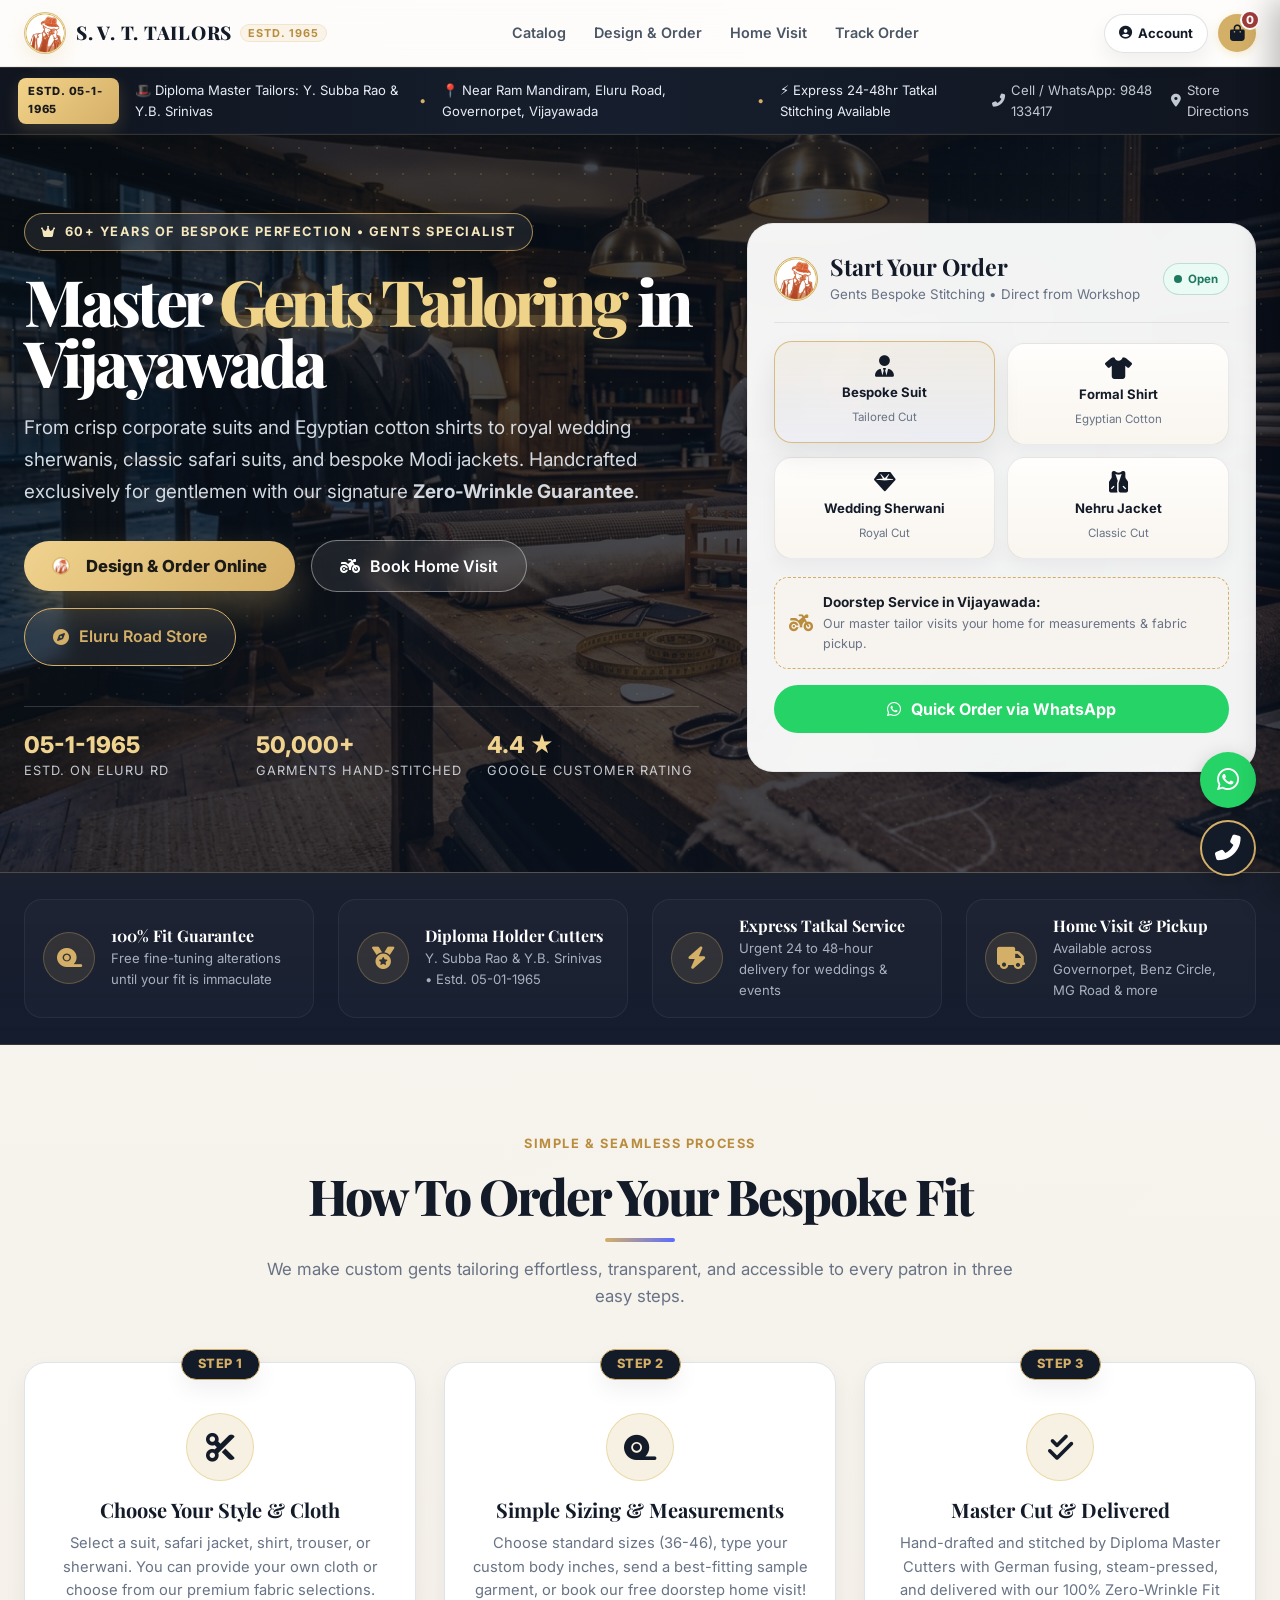
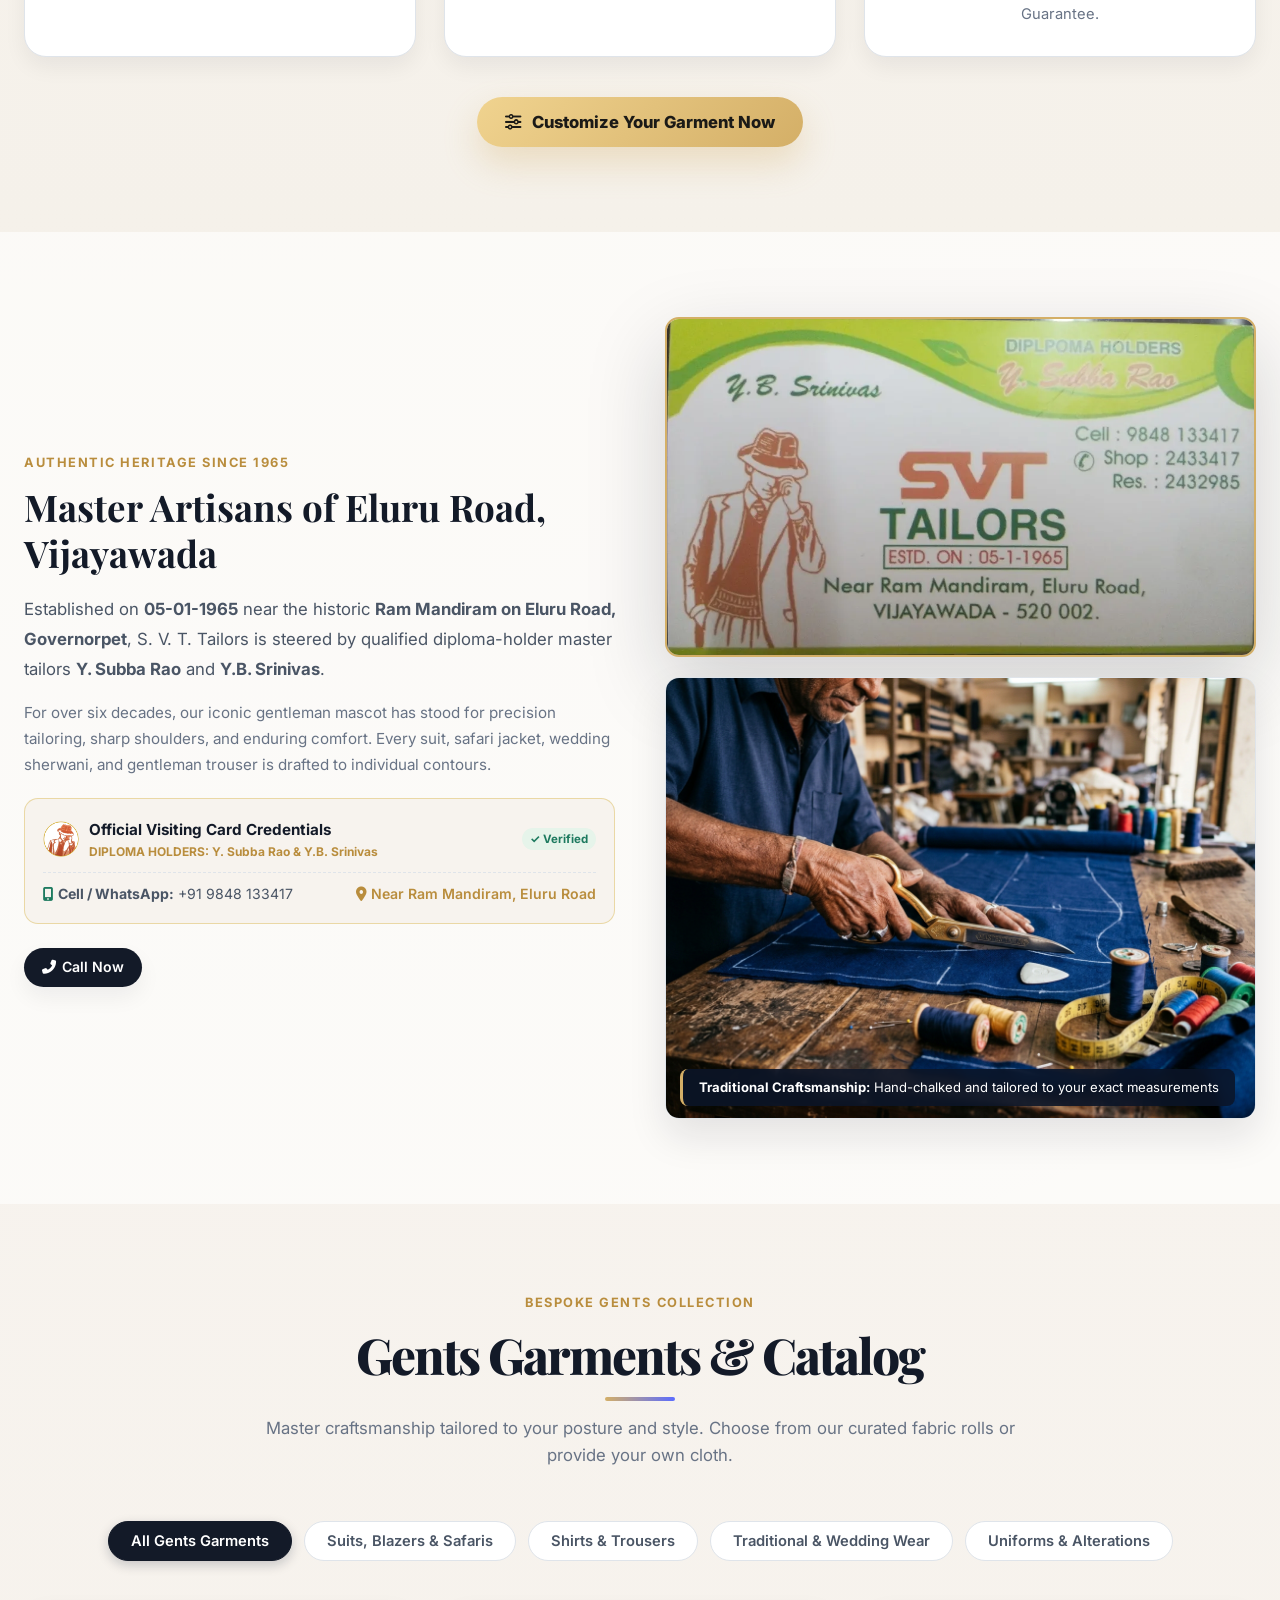
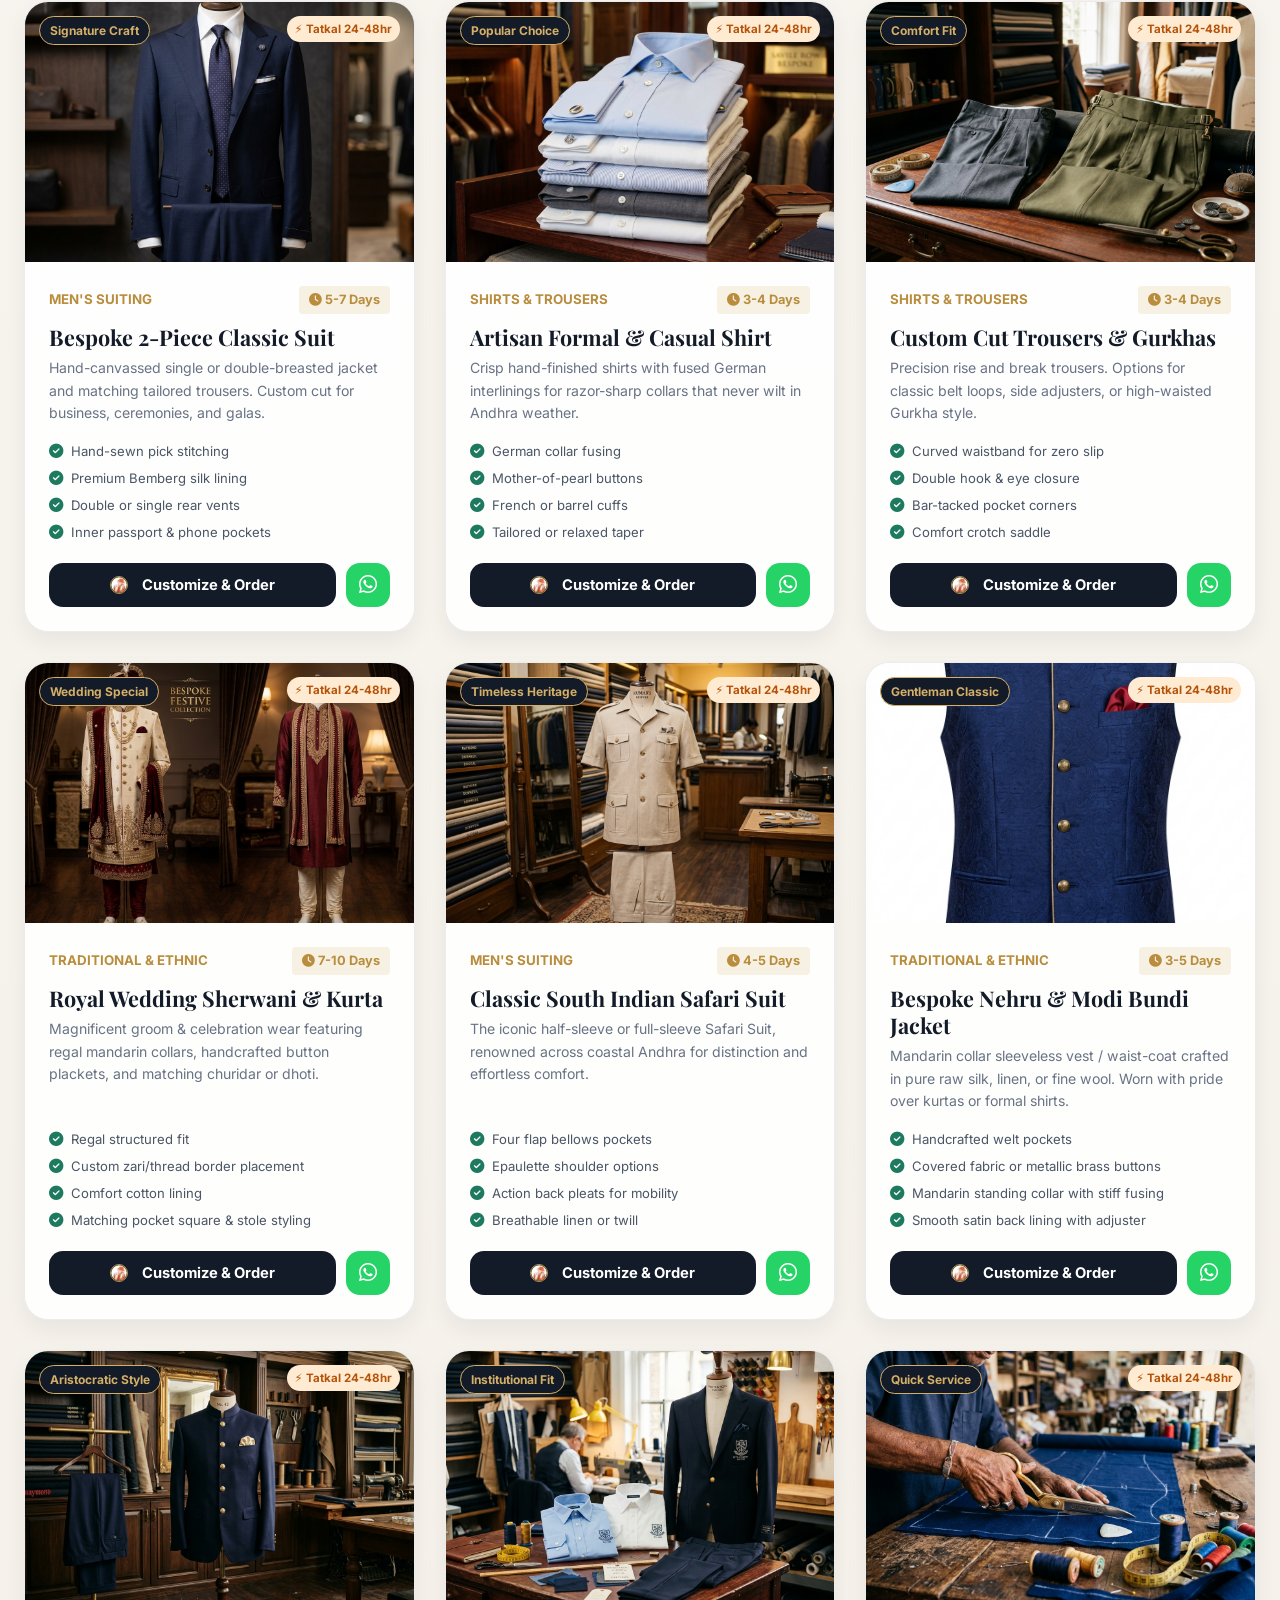
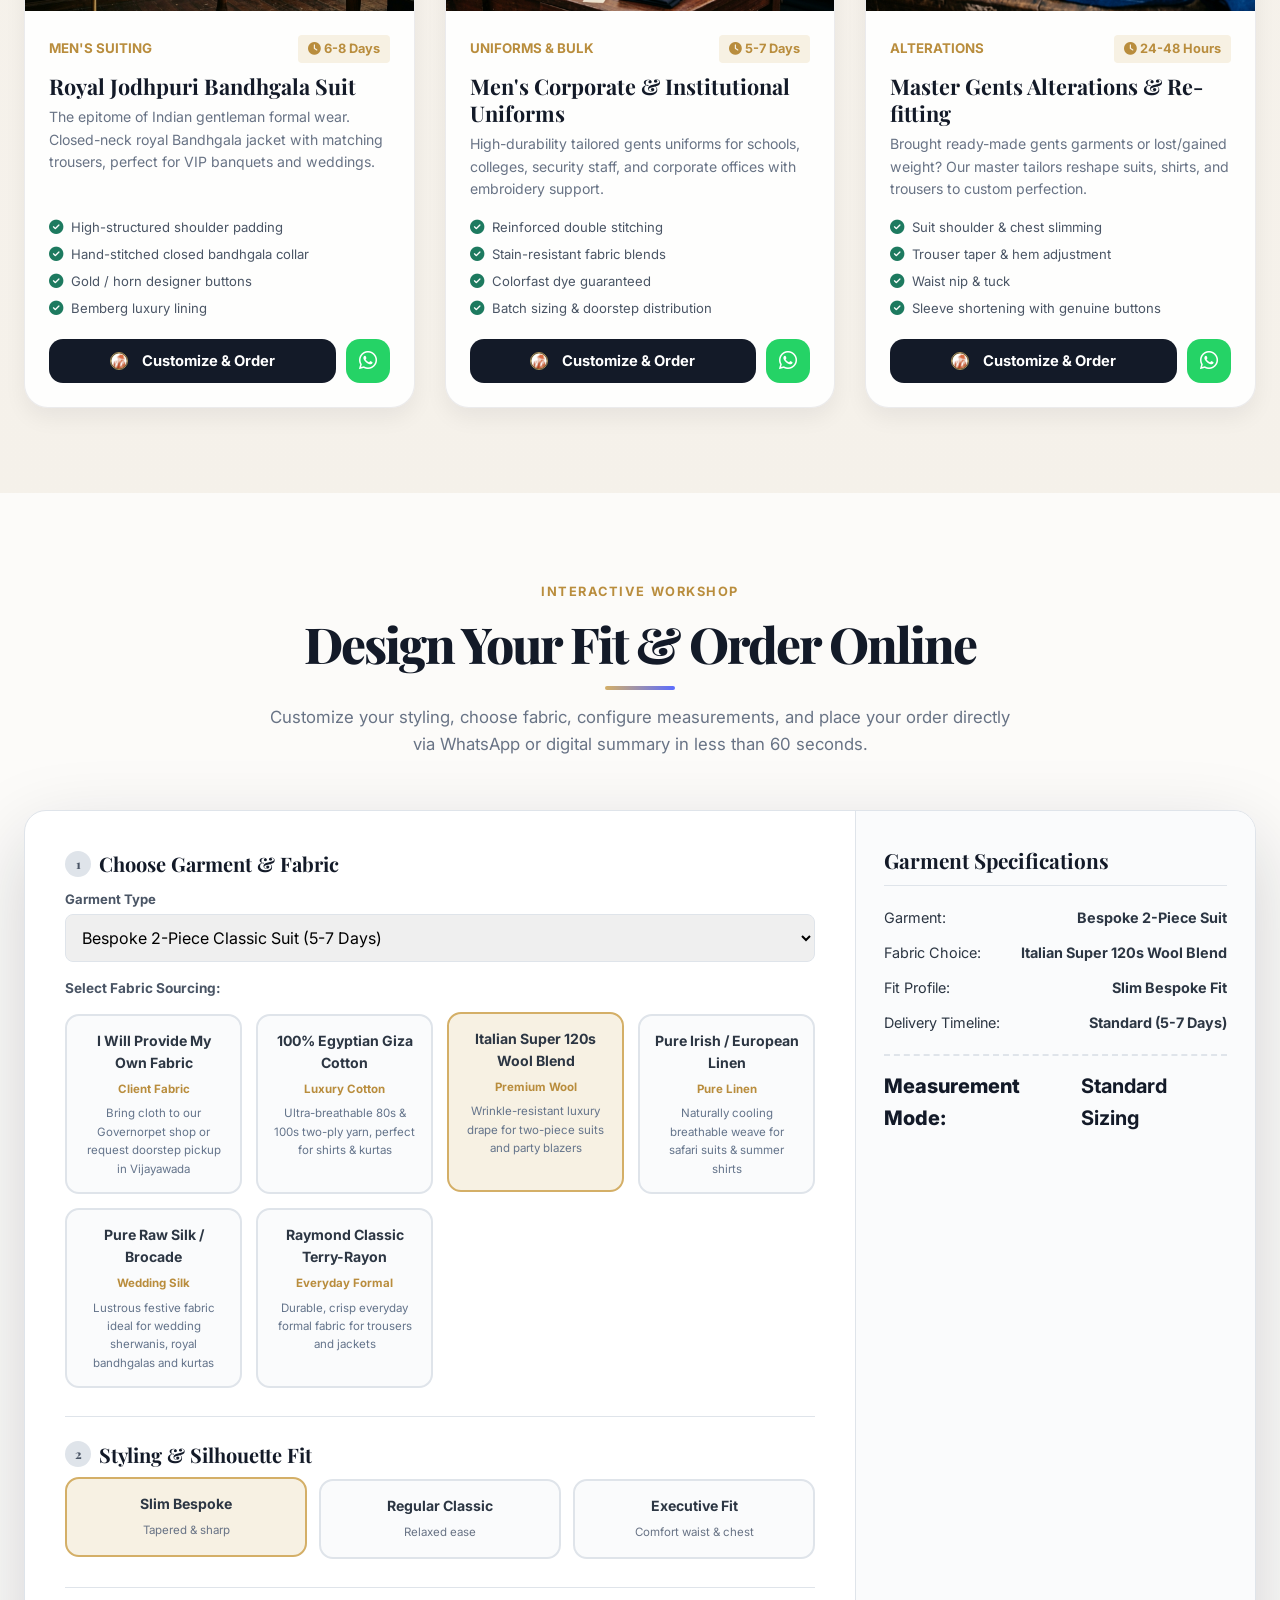
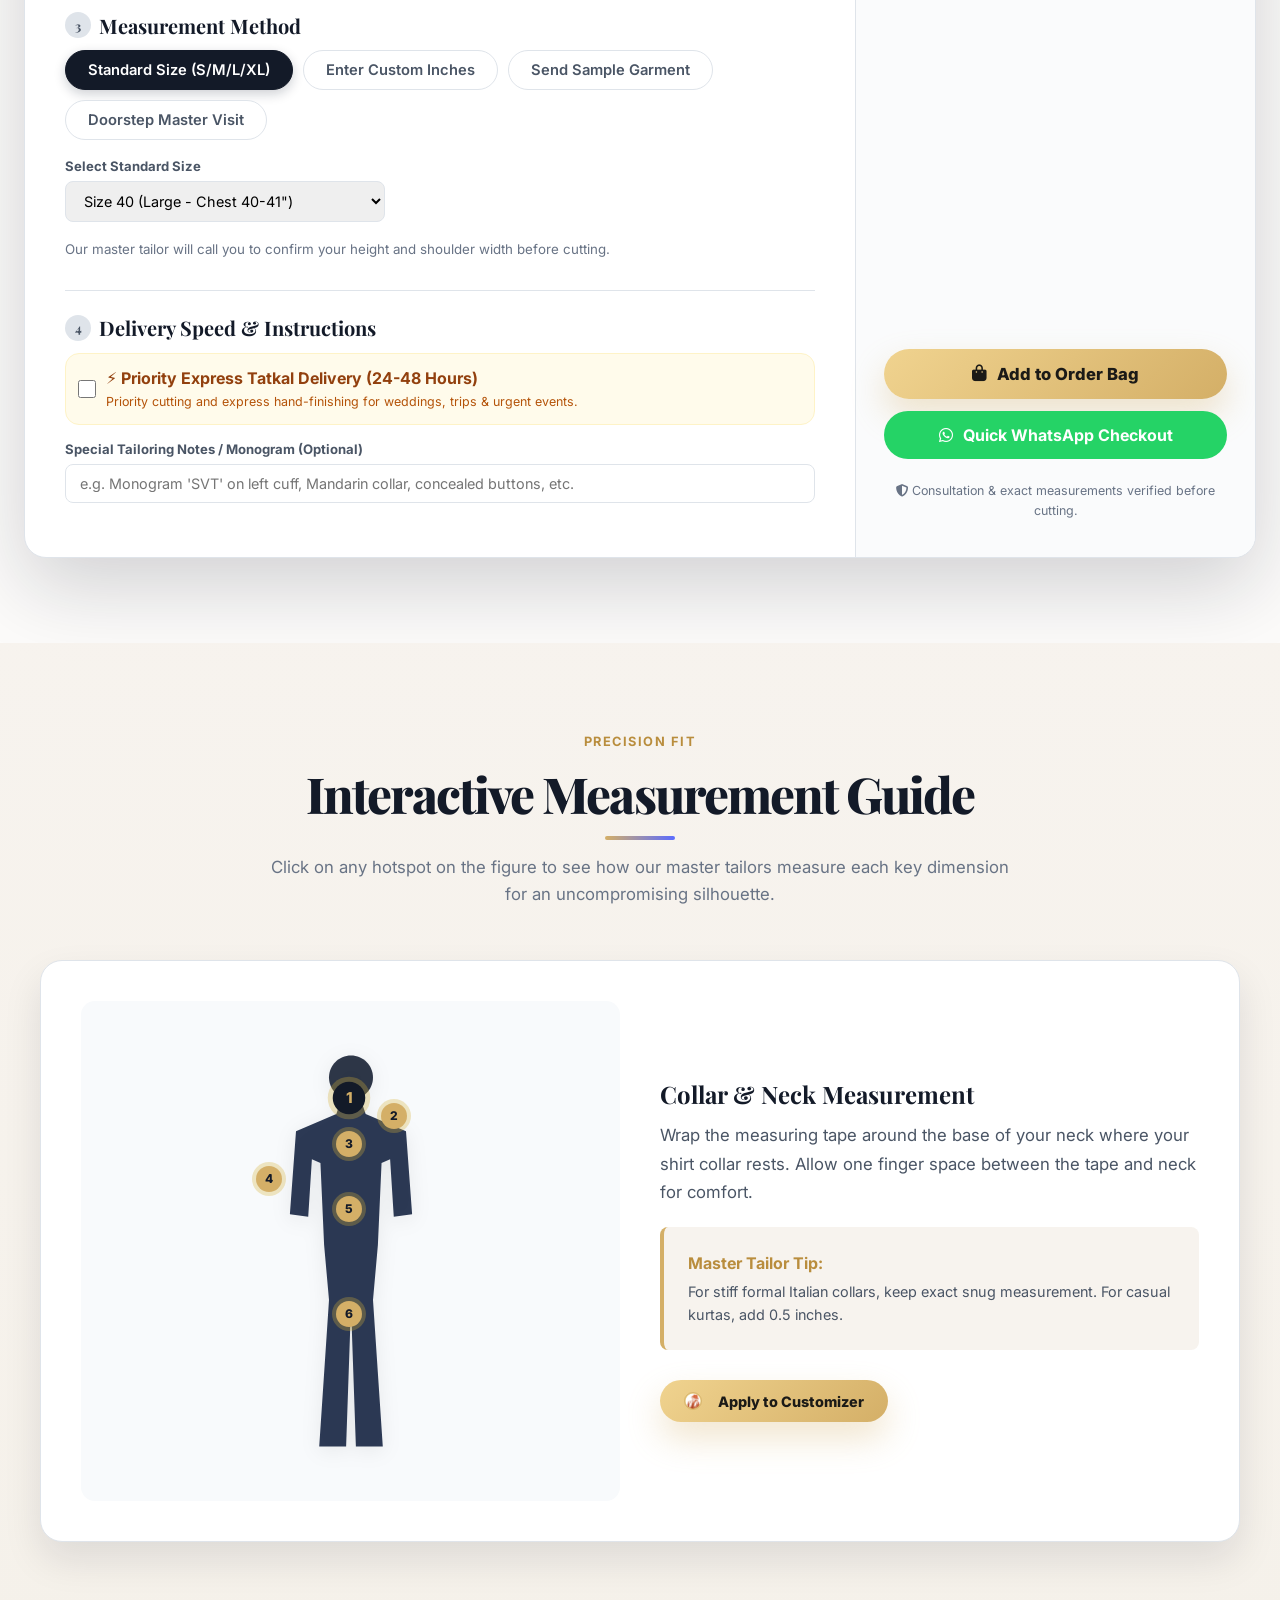
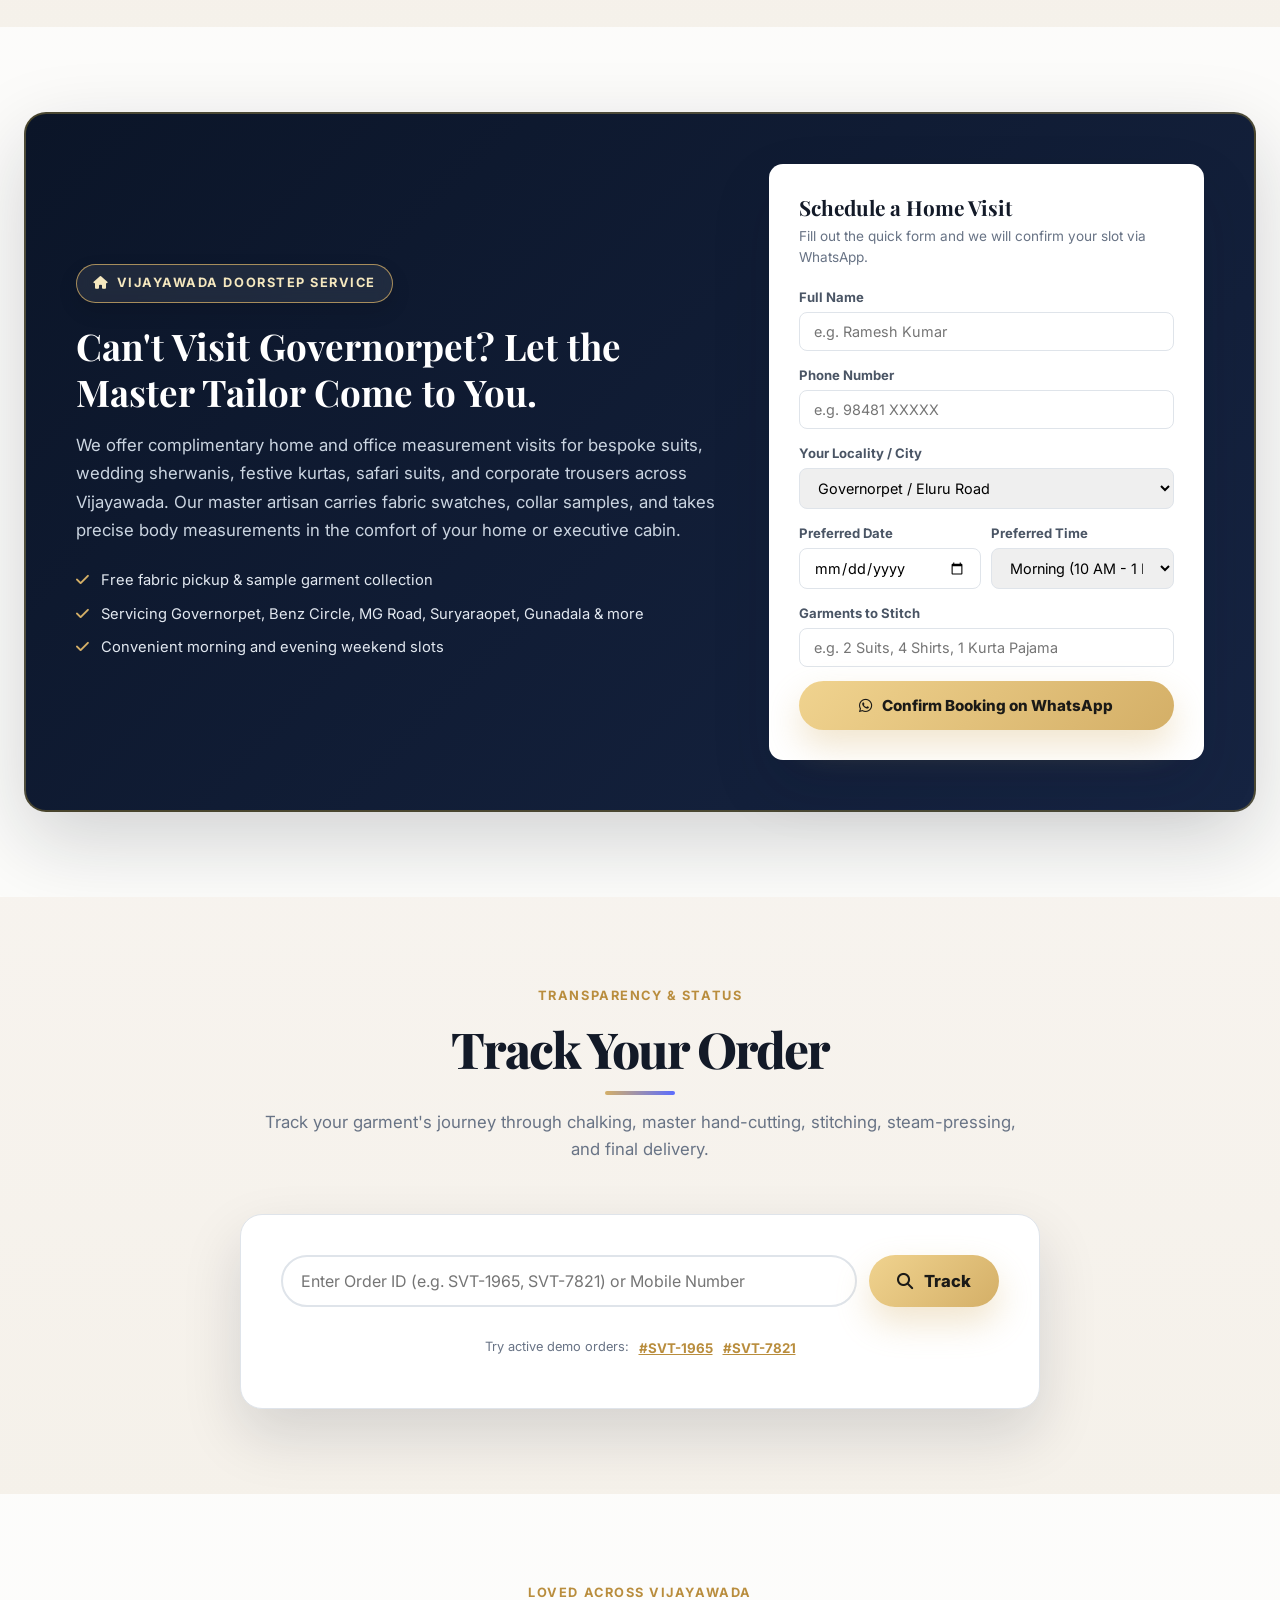
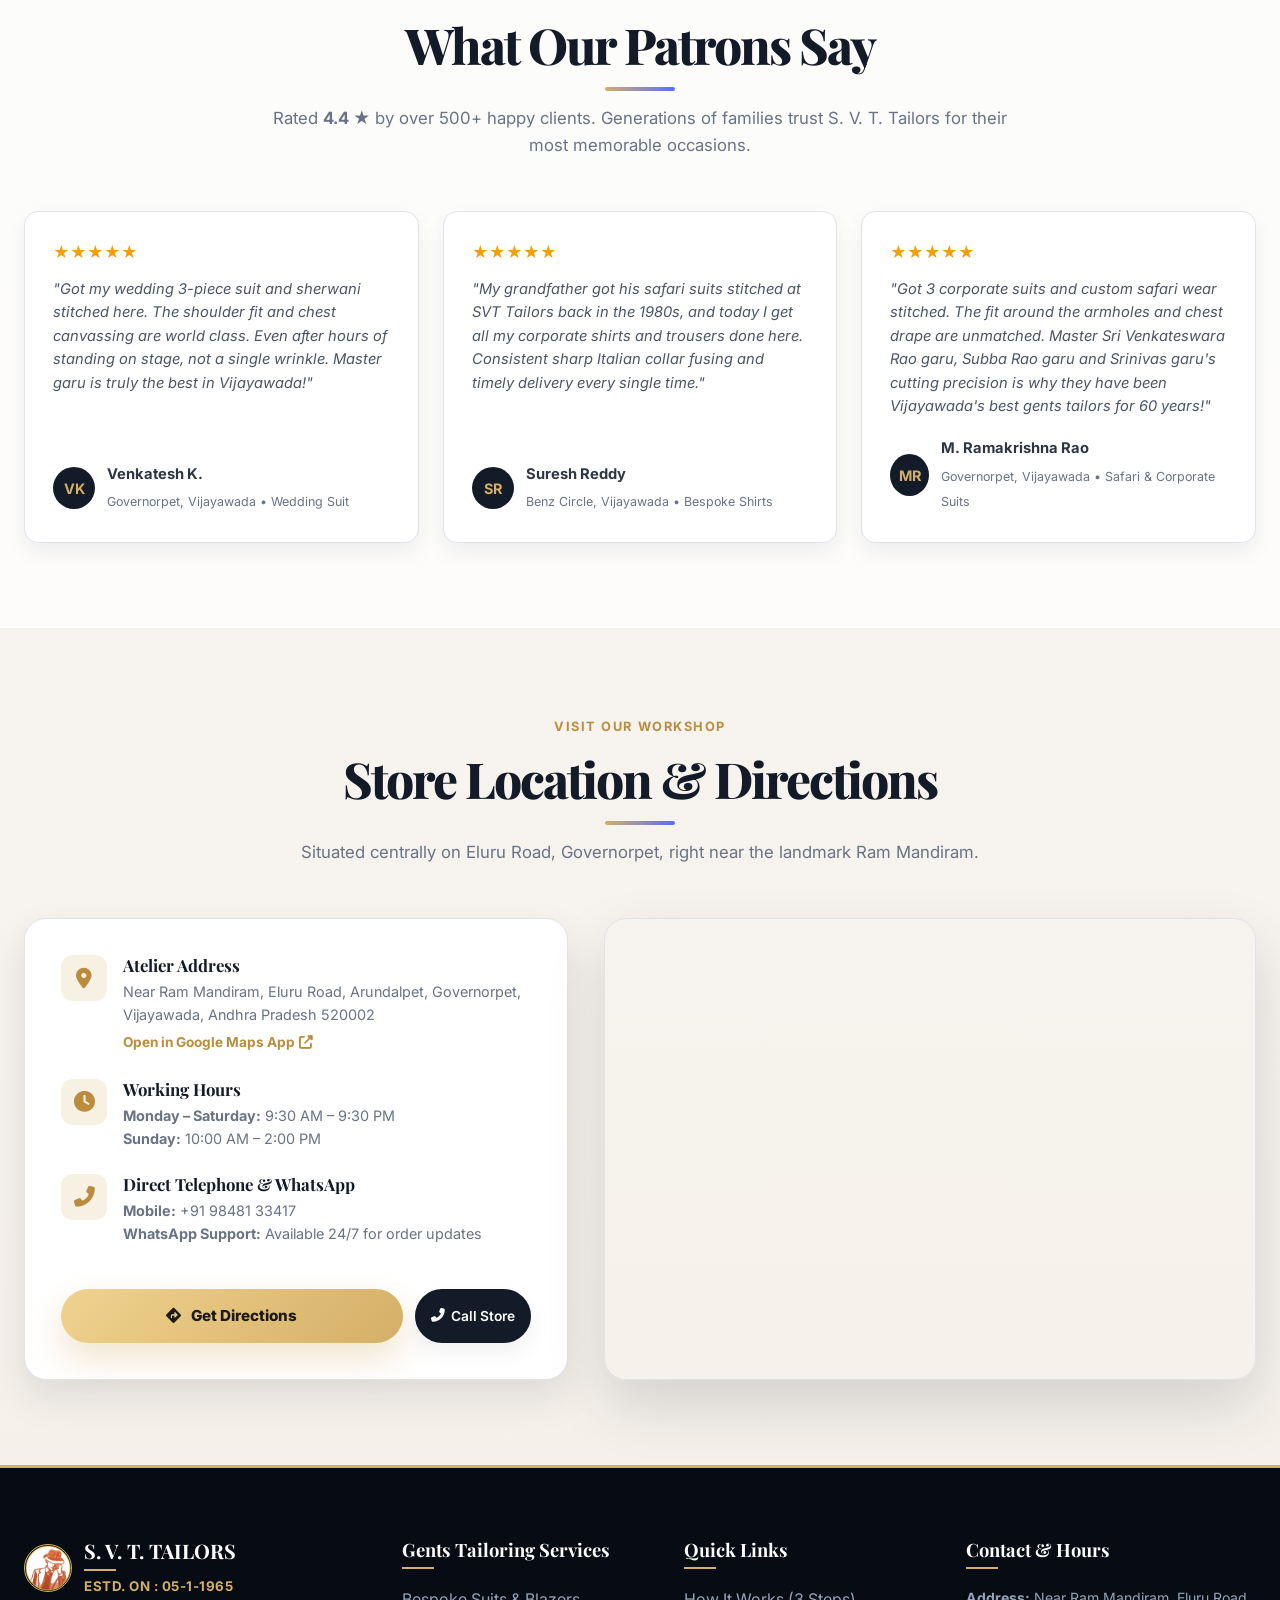
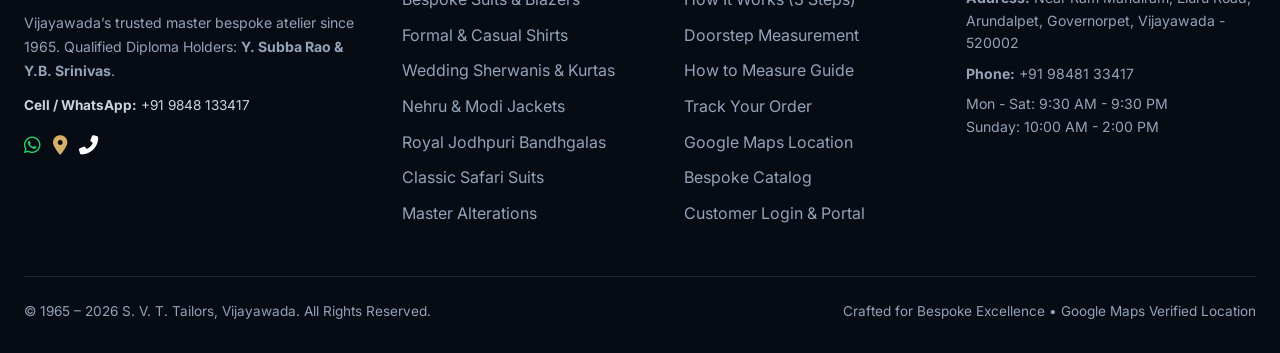
<file: index.html>
<!DOCTYPE html>
<html lang="en">
<head>
  <meta charset="UTF-8">
  <meta name="viewport" content="width=device-width, initial-scale=1.0">
  <title>S. V. T. Tailors</title>
  <meta name="description" content="S. V. T. Tailors - Over 60 years of master bespoke gents tailoring in Vijayawada. Custom suits, safari suits, formal shirts, trousers, wedding sherwanis, and doorstep measurement. Near Ram Mandiram, Eluru Road, Governorpet.">
  
  <!-- Favicon (Gentleman Mascot from Visiting Card) -->
  <link rel="icon" type="image/png" href="public/images/favicon.png">
  
  <!-- Google Fonts: Inter & Playfair Display -->
  <link rel="preconnect" href="https://fonts.googleapis.com">
  <link rel="preconnect" href="https://fonts.gstatic.com" crossorigin>
  <link href="https://fonts.googleapis.com/css2?family=Inter:wght@300;400;500;600;700;800&family=Playfair+Display:ital,wght@0,600;0,700;0,800;1,600&display=swap" rel="stylesheet">
  
  <!-- Font Awesome Icons -->
  <link rel="stylesheet" href="https://cdnjs.cloudflare.com/ajax/libs/font-awesome/6.4.0/css/all.min.css">
  
  <!-- Master Stylesheet -->
  <link rel="stylesheet" href="style.css">
</head>
<body>

  <!-- Main Navigation Bar -->
  <nav class="main-nav">
    <div class="nav-container">
      <a href="#" class="brand-logo" title="S. V. T. Tailors - Estd. 05-1-1965">
        <div class="brand-icon">
          <img src="public/images/logo_gentleman_badge.png" alt="S. V. T. Tailors Logo (Visiting Card Mascot)">
        </div>
        <div class="brand-text">
          <h1>S. V. T. TAILORS <span class="est">Estd. 1965</span></h1>
        </div>
      </a>

      <!-- Clean, Focused Navigation Links -->
      <ul class="nav-menu" id="navMenu">
        <li><a href="#catalogSection">Catalog</a></li>
        <li><a href="#customizerSection">Design &amp; Order</a></li>
        <li><a href="#doorstepSection">Home Visit</a></li>
        <li><a href="#trackerSection">Track Order</a></li>
        <!-- Mobile Drawer Extended Links -->
        <li class="nav-mobile-only"><a href="#howItWorksSection"><i class="fas fa-list-ol"></i> How It Works</a></li>
        <li class="nav-mobile-only"><a href="#guideSection"><i class="fas fa-tape"></i> Measure Guide</a></li>
        <li class="nav-mobile-only"><a href="#locationSection"><i class="fas fa-map-marker-alt"></i> Store Location</a></li>
        <li class="nav-mobile-only"><a href="login.html" style="color: var(--secondary-hover); font-weight: 700;"><i class="fas fa-sign-in-alt"></i> Customer Login</a></li>
        <li class="nav-mobile-only"><a href="register.html" style="color: var(--secondary); font-weight: 700;"><i class="fas fa-user-plus"></i> Create Account</a></li>
      </ul>

      <!-- Small & Clean Right Actions -->
      <div class="nav-actions">
        <!-- Customer Account / Login -->
        <a href="login.html" class="btn-nav-account" id="navAccountBtn" title="Customer Account">
          <i class="fas fa-user-circle"></i> <span id="navAccountText">Account</span>
        </a>

        <!-- Order Bag / Cart Button -->
        <button class="btn-cart" onclick="toggleCartDrawer(true)" title="View Order Bag">
          <i class="fas fa-shopping-bag"></i>
          <span class="cart-count" id="cartBadge">0</span>
        </button>

        <!-- Mobile Hamburger Toggle -->
        <button class="mobile-menu-btn" id="mobileMenuBtn" aria-label="Toggle Navigation Menu">
          <i class="fas fa-bars"></i>
        </button>
      </div>
    </div>
  </nav>

  <!-- Top Announcement & Contact Bar -->
  <header class="top-bar">
    <div class="top-bar-marquee">
      <span class="top-badge">Estd. 05-1-1965</span>
      <span>🎩 Diploma Master Tailors: Y. Subba Rao &amp; Y.B. Srinivas</span>
      <span style="color: var(--secondary);">•</span>
      <span>📍 Near Ram Mandiram, Eluru Road, Governorpet, Vijayawada</span>
      <span style="color: var(--secondary);">•</span>
      <span>⚡ Express 24-48hr Tatkal Stitching Available</span>
    </div>
    <div class="top-bar-links">
      <a href="tel:9848133417"><i class="fas fa-phone-alt"></i> Cell / WhatsApp: 9848 133417</a>
      <a href="https://maps.app.goo.gl/tUgrhQhHEAkgGBXQ7" target="_blank"><i class="fas fa-map-marker-alt"></i> Store Directions</a>
    </div>
  </header>

  <!-- Hero Section -->
  <section class="hero" id="home">
    <div class="hero-overlay-pattern"></div>
    <div class="hero-container">
      <div class="hero-text-content">
        <div class="hero-tag">
          <i class="fas fa-crown"></i> 60+ Years of Bespoke Perfection • Gents Specialist
        </div>
        <h1 class="hero-title">
          Master <span class="gold">Gents Tailoring</span> in Vijayawada
        </h1>
        <p class="hero-desc">
          From crisp corporate suits and Egyptian cotton shirts to royal wedding sherwanis, classic safari suits, and bespoke Modi jackets. Handcrafted exclusively for gentlemen with our signature <strong>Zero-Wrinkle Guarantee</strong>.
        </p>

        <div class="hero-cta-group">
          <button class="btn-primary-gold" onclick="document.getElementById('customizerSection').scrollIntoView({behavior:'smooth'})">
            <img src="public/images/logo_gentleman_badge.png" class="btn-mini-logo" alt="SVT Logo"> Design &amp; Order Online
          </button>
          <button class="btn-secondary-outline" onclick="document.getElementById('doorstepSection').scrollIntoView({behavior:'smooth'})" style="color: var(--white); border-color: rgba(255,255,255,0.4);">
            <i class="fas fa-motorcycle"></i> Book Home Visit
          </button>
          <a href="https://maps.app.goo.gl/tUgrhQhHEAkgGBXQ7" target="_blank" class="btn-secondary-outline" style="color: var(--secondary); border-color: var(--secondary);">
            <i class="fas fa-compass"></i> Eluru Road Store
          </a>
        </div>

        <div class="hero-stats-row">
          <div class="hero-stat-item">
            <h3>05-1-1965</h3>
            <p>Estd. On Eluru Rd</p>
          </div>
          <div class="hero-stat-item">
            <h3>50,000+</h3>
            <p>Garments Hand-Stitched</p>
          </div>
          <div class="hero-stat-item">
            <h3>4.4 ★</h3>
            <p>Google Customer Rating</p>
          </div>
        </div>
      </div>

      <!-- Quick Interactive Action Card -->
      <div class="hero-card">
        <div class="hero-card-header">
          <div style="display: flex; align-items: center; gap: 12px;">
            <img src="public/images/logo_gentleman_badge.png" alt="SVT Tailors Mascot" style="width: 44px; height: 44px; border-radius: 50%; border: 1.5px solid var(--secondary);">
            <div>
              <h3>Start Your Order</h3>
              <small style="color: var(--gray-600);">Gents Bespoke Stitching • Direct from Workshop</small>
            </div>
          </div>
          <span class="pulse-badge"><span class="pulse-dot"></span> Open</span>
        </div>

        <div class="quick-order-options">
          <div class="quick-option-btn active" onclick="openCustomizerFor('suit-2pc')">
            <i class="fas fa-user-tie"></i>
            <span>Bespoke Suit</span>
            <small>Tailored Cut</small>
          </div>
          <div class="quick-option-btn" onclick="openCustomizerFor('shirt-formal')">
            <i class="fas fa-tshirt"></i>
            <span>Formal Shirt</span>
            <small>Egyptian Cotton</small>
          </div>
          <div class="quick-option-btn" onclick="openCustomizerFor('festive-sherwani')">
            <i class="fas fa-gem"></i>
            <span>Wedding Sherwani</span>
            <small>Royal Cut</small>
          </div>
          <div class="quick-option-btn" onclick="openCustomizerFor('nehru-jacket')">
            <i class="fas fa-vest"></i>
            <span>Nehru Jacket</span>
            <small>Classic Cut</small>
          </div>
        </div>

        <div style="background: var(--cream); border-radius: var(--radius-md); padding: 14px; margin-bottom: 16px; border: 1px dashed var(--secondary);">
          <div style="display: flex; align-items: center; gap: 10px; font-size: 0.85rem;">
            <i class="fas fa-motorcycle" style="color: var(--secondary-hover); font-size: 1.2rem;"></i>
            <div>
              <strong>Doorstep Service in Vijayawada:</strong>
              <div style="color: var(--gray-600); font-size: 0.78rem;">Our master tailor visits your home for measurements &amp; fabric pickup.</div>
            </div>
          </div>
        </div>

        <button class="btn-checkout-wa" onclick="openWhatsAppChat('919848133417', 'Hello SVT Tailors, I would like to order bespoke stitching. Please guide me.')">
          <i class="fab fa-whatsapp"></i> Quick Order via WhatsApp
        </button>
      </div>
    </div>
  </section>

  <!-- Feature Trust Strip -->
  <section class="feature-strip">
    <div class="feature-grid">
      <div class="feature-box">
        <div class="feature-icon"><i class="fas fa-tape"></i></div>
        <div class="feature-info">
          <h4>100% Fit Guarantee</h4>
          <p>Free fine-tuning alterations until your fit is immaculate</p>
        </div>
      </div>
      <div class="feature-box">
        <div class="feature-icon"><i class="fas fa-medal"></i></div>
        <div class="feature-info">
          <h4>Diploma Holder Cutters</h4>
          <p>Y. Subba Rao &amp; Y.B. Srinivas • Estd. 05-01-1965</p>
        </div>
      </div>
      <div class="feature-box">
        <div class="feature-icon"><i class="fas fa-bolt"></i></div>
        <div class="feature-info">
          <h4>Express Tatkal Service</h4>
          <p>Urgent 24 to 48-hour delivery for weddings &amp; events</p>
        </div>
      </div>
      <div class="feature-box">
        <div class="feature-icon"><i class="fas fa-truck"></i></div>
        <div class="feature-info">
          <h4>Home Visit &amp; Pickup</h4>
          <p>Available across Governorpet, Benz Circle, MG Road &amp; more</p>
        </div>
      </div>
    </div>
  </section>

  <!-- How It Works: 3 Simple Steps (Clear & Understandable for Every Customer) -->
  <section class="section section-cream" id="howItWorksSection">
    <div class="section-header">
      <span class="section-tag">Simple &amp; Seamless Process</span>
      <h2 class="section-title">How To Order Your Bespoke Fit</h2>
      <p class="section-subtitle">
        We make custom gents tailoring effortless, transparent, and accessible to every patron in three easy steps.
      </p>
    </div>

    <div class="how-it-works-grid">
      <!-- Step 1 -->
      <div class="how-step-card">
        <span class="how-step-badge">Step 1</span>
        <div class="how-step-icon"><i class="fas fa-cut"></i></div>
        <h3 class="how-step-title">Choose Your Style &amp; Cloth</h3>
        <p class="how-step-desc">
          Select a suit, safari jacket, shirt, trouser, or sherwani. You can provide your own cloth or choose from our premium fabric selections.
        </p>
      </div>

      <!-- Step 2 -->
      <div class="how-step-card">
        <span class="how-step-badge">Step 2</span>
        <div class="how-step-icon"><i class="fas fa-tape"></i></div>
        <h3 class="how-step-title">Simple Sizing &amp; Measurements</h3>
        <p class="how-step-desc">
          Choose standard sizes (36-46), type your custom body inches, send a best-fitting sample garment, or book our free doorstep home visit!
        </p>
      </div>

      <!-- Step 3 -->
      <div class="how-step-card">
        <span class="how-step-badge">Step 3</span>
        <div class="how-step-icon"><i class="fas fa-check-double"></i></div>
        <h3 class="how-step-title">Master Cut &amp; Delivered</h3>
        <p class="how-step-desc">
          Hand-drafted and stitched by Diploma Master Cutters with German fusing, steam-pressed, and delivered with our 100% Zero-Wrinkle Fit Guarantee.
        </p>
      </div>
    </div>

    <div style="text-align: center; margin-top: 40px; display: flex; gap: 14px; justify-content: center; flex-wrap: wrap;">
      <button class="btn-primary-gold" onclick="document.getElementById('customizerSection').scrollIntoView({behavior:'smooth'})">
        <i class="fas fa-sliders-h"></i> Customize Your Garment Now
      </button>
      <button class="btn-track" onclick="document.getElementById('doorstepSection').scrollIntoView({behavior:'smooth'})">
        <i class="fas fa-home"></i> Schedule Doorstep Measurement
      </button>
    </div>
  </section>

  <!-- Heritage & Workshop Story Section (Official Visiting Card Credentials) -->
  <section class="section section-white">
    <div style="max-width: 1320px; margin: 0 auto; display: grid; grid-template-columns: 1fr 1fr; gap: 50px; align-items: center;">
      <div>
        <span class="section-tag">Authentic Heritage Since 1965</span>
        <h2 style="font-size: 2.3rem; margin-bottom: 18px;">Master Artisans of Eluru Road, Vijayawada</h2>
        <p style="color: var(--gray-700); font-size: 1.05rem; margin-bottom: 16px; line-height: 1.8;">
          Established on <strong>05-01-1965</strong> near the historic <strong>Ram Mandiram on Eluru Road, Governorpet</strong>, S. V. T. Tailors is steered by qualified diploma-holder master tailors <strong>Y. Subba Rao</strong> and <strong>Y.B. Srinivas</strong>.
        </p>
        <p style="color: var(--gray-600); font-size: 0.95rem; margin-bottom: 20px; line-height: 1.7;">
          For over six decades, our iconic gentleman mascot has stood for precision tailoring, sharp shoulders, and enduring comfort. Every suit, safari jacket, wedding sherwani, and gentleman trouser is drafted to individual contours.
        </p>

        <!-- Visiting card verification card -->
        <div style="background: var(--cream); border: 1.5px solid rgba(212, 175, 55, 0.4); border-radius: var(--radius-md); padding: 18px; margin-bottom: 24px;">
          <div style="display: flex; align-items: center; justify-content: space-between; margin-bottom: 10px;">
            <div style="display: flex; align-items: center; gap: 10px;">
              <img src="public/images/logo_gentleman_badge.png" alt="Mascot" style="width: 36px; height: 36px; border-radius: 50%;">
              <div>
                <strong style="color: var(--primary); font-size: 0.95rem;">Official Visiting Card Credentials</strong>
                <div style="font-size: 0.75rem; color: var(--secondary-hover); font-weight: 700;">DIPLOMA HOLDERS: Y. Subba Rao &amp; Y.B. Srinivas</div>
              </div>
            </div>
            <span style="background: #e6f4ea; color: var(--emerald); font-size: 0.72rem; font-weight: 700; padding: 2px 8px; border-radius: var(--radius-full);">✓ Verified</span>
          </div>
          <div style="font-size: 0.88rem; color: var(--gray-700); display: flex; align-items: center; justify-content: space-between; border-top: 1px dashed var(--gray-300); padding-top: 10px; flex-wrap: wrap; gap: 8px;">
            <div><i class="fas fa-mobile-alt" style="color: var(--emerald);"></i> <strong>Cell / WhatsApp:</strong> +91 9848 133417</div>
            <div style="color: var(--secondary-hover); font-weight: 600;"><i class="fas fa-map-marker-alt"></i> Near Ram Mandiram, Eluru Road</div>
          </div>
        </div>

        <div style="display: flex; gap: 16px; align-items: center; flex-wrap: wrap;">
          <a href="https://maps.app.goo.gl/tUgrhQhHEAkgGBXQ7" target="_blank" class="btn-track" style="font-size: 0.88rem;">
            <i class="fas fa-directions"></i> Get Directions on Google Maps
          </a>
          <a href="tel:9848133417" class="btn-call" style="font-size: 0.88rem; padding: 8px 18px;">
            <i class="fas fa-phone-alt"></i> Call Now
          </a>
        </div>
      </div>

      <div style="display: flex; flex-direction: column; gap: 20px;">
        <!-- Official Visiting Card Showcase -->
        <div class="visiting-card-container">
          <img src="public/images/visiting_card.png" alt="S. V. T. Tailors Official Visiting Card - Estd. 05-01-1965">
        </div>
        <!-- Workshop Craft Photo -->
        <div style="position: relative; border-radius: var(--radius-md); overflow: hidden; box-shadow: var(--shadow-md); border: 1px solid var(--gray-300);">
          <img src="public/images/tailor_craft.jpg" alt="Master craftsman hand-drafting cloth at S.V.T. Tailors Vijayawada">
          <div style="position: absolute; bottom: 12px; left: 14px; background: rgba(11, 21, 40, 0.88); backdrop-filter: blur(6px); padding: 8px 16px; border-radius: var(--radius-sm); border-left: 3px solid var(--secondary); color: white; font-size: 0.82rem;">
            <strong>Traditional Craftsmanship:</strong> Hand-chalked and tailored to your exact measurements
          </div>
        </div>
      </div>
    </div>
  </section>

  <!-- Garment Catalog -->
  <section class="section section-cream" id="catalogSection">
    <div class="section-header">
      <span class="section-tag">Bespoke Gents Collection</span>
      <h2 class="section-title">Gents Garments &amp; Catalog</h2>
      <p class="section-subtitle">
        Master craftsmanship tailored to your posture and style. Choose from our curated fabric rolls or provide your own cloth.
      </p>
    </div>

    <!-- Category Tabs -->
    <div class="catalog-tabs">
      <button class="tab-btn active" data-cat="all">All Gents Garments</button>
      <button class="tab-btn" data-cat="suits">Suits, Blazers &amp; Safaris</button>
      <button class="tab-btn" data-cat="shirts">Shirts &amp; Trousers</button>
      <button class="tab-btn" data-cat="ethnic">Traditional &amp; Wedding Wear</button>
      <button class="tab-btn" data-cat="uniforms">Uniforms &amp; Alterations</button>
    </div>

    <!-- Catalog Grid (Rendered via JS) -->
    <div class="catalog-grid" id="catalogGrid"></div>
  </section>

  <!-- Interactive Live Garment Customizer & Order Online -->
  <section class="section section-white" id="customizerSection">
    <div class="section-header">
      <span class="section-tag">Interactive Workshop</span>
      <h2 class="section-title">Design Your Fit &amp; Order Online</h2>
      <p class="section-subtitle">
        Customize your styling, choose fabric, configure measurements, and place your order directly via WhatsApp or digital summary in less than 60 seconds.
      </p>
    </div>

    <div class="customizer-container">
      <div class="customizer-main">
        <!-- Step 1: Garment & Fabric -->
        <div style="margin-bottom: 28px;">
          <h3 style="font-size: 1.25rem; margin-bottom: 12px; display: flex; align-items: center; gap: 8px;">
            <span class="step-num">1</span> Choose Garment &amp; Fabric
          </h3>
          <div class="form-group">
            <label for="customizerGarmentSelect">Garment Type</label>
            <select id="customizerGarmentSelect" style="width: 100%; padding: 12px; border: 1.5px solid var(--gray-300); border-radius: var(--radius-sm); font-size: 1rem;"></select>
          </div>

          <label style="display: block; font-size: 0.85rem; font-weight: 700; margin-top: 16px; margin-bottom: 6px; color: var(--gray-700);">Select Fabric Sourcing:</label>
          <div class="option-grid" id="fabricOptionsGrid"></div>
        </div>

        <!-- Step 2: Styling & Fit Profile -->
        <div style="margin-bottom: 28px; border-top: 1px solid var(--gray-300); padding-top: 24px;">
          <h3 style="font-size: 1.25rem; margin-bottom: 12px; display: flex; align-items: center; gap: 8px;">
            <span class="step-num">2</span> Styling &amp; Silhouette Fit
          </h3>
          <div style="display: grid; grid-template-columns: repeat(3, 1fr); gap: 12px;">
            <div class="option-box fit-option-box selected" data-fit="Slim Bespoke Fit">
              <span class="title">Slim Bespoke</span>
              <span class="sub">Tapered &amp; sharp</span>
            </div>
            <div class="option-box fit-option-box" data-fit="Regular Classic Fit">
              <span class="title">Regular Classic</span>
              <span class="sub">Relaxed ease</span>
            </div>
            <div class="option-box fit-option-box" data-fit="Executive Tailored">
              <span class="title">Executive Fit</span>
              <span class="sub">Comfort waist &amp; chest</span>
            </div>
          </div>
        </div>

        <!-- Step 3: Sizing & Measurement Method -->
        <div style="margin-bottom: 28px; border-top: 1px solid var(--gray-300); padding-top: 24px;">
          <h3 style="font-size: 1.25rem; margin-bottom: 12px; display: flex; align-items: center; gap: 8px;">
            <span class="step-num">3</span> Measurement Method
          </h3>

          <div style="display: flex; gap: 10px; margin-bottom: 16px; flex-wrap: wrap;">
            <button class="tab-btn measure-method-tab active" data-method="standard">Standard Size (S/M/L/XL)</button>
            <button class="tab-btn measure-method-tab" data-method="custom">Enter Custom Inches</button>
            <button class="tab-btn measure-method-tab" data-method="sample">Send Sample Garment</button>
            <button class="tab-btn measure-method-tab" data-method="doorstep">Doorstep Master Visit</button>
          </div>

          <!-- Mode 1: Standard -->
          <div id="measureStandardSection">
            <div class="form-group" style="max-width: 320px;">
              <label for="standardSizeSelect">Select Standard Size</label>
              <select id="standardSizeSelect">
                <option value="36 (S)">Size 36 (Small - Chest 36-37")</option>
                <option value="38 (M)">Size 38 (Medium - Chest 38-39")</option>
                <option value="40 (L)" selected>Size 40 (Large - Chest 40-41")</option>
                <option value="42 (XL)">Size 42 (Extra Large - Chest 42-43")</option>
                <option value="44 (XXL)">Size 44 (2XL - Chest 44-46")</option>
                <option value="46 (3XL)">Size 46 (3XL - Chest 47-49")</option>
              </select>
            </div>
            <small style="color: var(--gray-600);">Our master tailor will call you to confirm your height and shoulder width before cutting.</small>
          </div>

          <!-- Mode 2: Custom Inches -->
          <div id="measureCustomSection" style="display: none;">
            <div class="measurements-grid">
              <div class="measure-input-group">
                <label for="inputChest">Chest / Bust (Inches)</label>
                <input type="number" id="inputChest" value="40" step="0.5">
              </div>
              <div class="measure-input-group">
                <label for="inputWaist">Waist (Inches)</label>
                <input type="number" id="inputWaist" value="34" step="0.5">
              </div>
              <div class="measure-input-group">
                <label for="inputShoulder">Shoulder Width (Inches)</label>
                <input type="number" id="inputShoulder" value="18" step="0.5">
              </div>
              <div class="measure-input-group">
                <label for="inputSleeve">Sleeve Length (Inches)</label>
                <input type="number" id="inputSleeve" value="25" step="0.5">
              </div>
              <div class="measure-input-group">
                <label for="inputLength">Garment Length (Inches)</label>
                <input type="number" id="inputLength" value="29" step="0.5">
              </div>
              <div class="measure-input-group">
                <label for="inputInseam">Trouser Inseam (Inches)</label>
                <input type="number" id="inputInseam" value="31" step="0.5">
              </div>
            </div>
            <small style="color: var(--secondary-hover); font-weight: 600; display: block; margin-top: 8px;">
              <i class="fas fa-lightbulb"></i> Check the Visual Guide below if you need step-by-step measuring assistance!
            </small>
          </div>

          <!-- Mode 3: Sample Garment -->
          <div id="measureSampleSection" style="display: none; background: var(--cream); padding: 18px; border-radius: var(--radius-md);">
            <div style="display: flex; gap: 12px; align-items: center;">
              <i class="fas fa-tshirt" style="font-size: 2rem; color: var(--secondary);"></i>
              <div>
                <strong>Replicate My Best-Fitting Garment:</strong>
                <p style="font-size: 0.85rem; color: var(--gray-600); margin-top: 4px;">You can send or drop off an existing favorite shirt, suit, safari jacket, or trouser to our Governorpet atelier. We will record its exact pattern and return it safely with your new order.</p>
              </div>
            </div>
          </div>

          <!-- Mode 4: Doorstep Visit -->
          <div id="measureDoorstepSection" style="display: none; background: #eef2ff; padding: 18px; border-radius: var(--radius-md); border: 1px solid #c7d2fe;">
            <div style="display: flex; gap: 12px; align-items: center;">
              <i class="fas fa-motorcycle" style="font-size: 2rem; color: var(--primary);"></i>
              <div>
                <strong>Master Tailor Doorstep Measurement:</strong>
                <p style="font-size: 0.85rem; color: var(--gray-700); margin-top: 4px;">Available across Vijayawada. Our master cutter will bring measuring tape and fabric swatches directly to your home or office.</p>
              </div>
            </div>
          </div>
        </div>

        <!-- Step 4: Speed & Special Notes -->
        <div style="border-top: 1px solid var(--gray-300); padding-top: 24px;">
          <h3 style="font-size: 1.25rem; margin-bottom: 12px; display: flex; align-items: center; gap: 8px;">
            <span class="step-num">4</span> Delivery Speed &amp; Instructions
          </h3>

          <div style="margin-bottom: 14px;">
            <label style="display: flex; align-items: center; gap: 10px; cursor: pointer; background: #fffbeb; padding: 12px; border-radius: var(--radius-md); border: 1.5px solid #fef3c7;">
              <input type="checkbox" id="expressCheckbox" style="width: 18px; height: 18px; accent-color: var(--secondary);">
              <div>
                <strong style="color: #92400e;">⚡ Priority Express Tatkal Delivery (24-48 Hours)</strong>
                <div style="font-size: 0.78rem; color: #b45309;">Priority cutting and express hand-finishing for weddings, trips &amp; urgent events.</div>
              </div>
            </label>
          </div>

          <div class="form-group">
            <label for="customizerNotes">Special Tailoring Notes / Monogram (Optional)</label>
            <input type="text" id="customizerNotes" placeholder="e.g. Monogram 'SVT' on left cuff, Mandarin collar, concealed buttons, etc.">
          </div>
        </div>
      </div>

      <!-- Customizer Sidebar Summary -->
      <div class="customizer-sidebar">
        <div class="sidebar-summary">
          <h3>Garment Specifications</h3>
          <div class="summary-item">
            <span>Garment:</span>
            <strong id="summaryGarmentName">Bespoke 2-Piece Suit</strong>
          </div>
          <div class="summary-item">
            <span>Fabric Choice:</span>
            <strong id="summaryFabricName">Italian Wool Blend</strong>
          </div>
          <div class="summary-item">
            <span>Fit Profile:</span>
            <strong id="summaryFit">Slim Bespoke Fit</strong>
          </div>
          <div class="summary-item">
            <span>Delivery Timeline:</span>
            <strong id="summarySpeed">Standard (5-7 Days)</strong>
          </div>
          <div class="summary-item total">
            <span>Measurement Mode:</span>
            <strong id="summaryMeasurementType" style="color: var(--primary);">Standard Sizing</strong>
          </div>
        </div>

        <div class="customizer-buttons">
          <button class="btn-primary-gold" onclick="addCustomizerToCart()" style="justify-content: center; width: 100%;">
            <i class="fas fa-shopping-bag"></i> Add to Order Bag
          </button>
          <button class="btn-checkout-wa" onclick="addCustomizerToCart(); toggleCartDrawer(true);">
            <i class="fab fa-whatsapp"></i> Quick WhatsApp Checkout
          </button>
          <small style="text-align: center; color: var(--gray-600); font-size: 0.78rem;">
            <i class="fas fa-shield-alt"></i> Consultation &amp; exact measurements verified before cutting.
          </small>
        </div>
      </div>
    </div>
  </section>

  <!-- Interactive Visual Measurement Guide -->
  <section class="section section-cream" id="guideSection">
    <div class="section-header">
      <span class="section-tag">Precision Fit</span>
      <h2 class="section-title">Interactive Measurement Guide</h2>
      <p class="section-subtitle">
        Click on any hotspot on the figure to see how our master tailors measure each key dimension for an uncompromising silhouette.
      </p>
    </div>

    <div class="guide-wrapper">
      <div class="guide-visual">
        <div class="silhouette-container">
          <!-- Stylized Mannequin Silhouette SVG -->
          <svg viewBox="0 0 200 360" width="100%" height="100%" style="display: block; margin: 0 auto; filter: drop-shadow(0 4px 10px rgba(0,0,0,0.08));">
            <path d="M100,20 C110,20 118,28 118,38 C118,48 110,56 100,56 C90,56 82,48 82,38 C82,28 90,20 100,20 Z" fill="#0b1528" opacity="0.85"/>
            <path d="M92,56 L108,56 L112,68 L145,82 L150,150 L135,152 L132,105 L125,108 L122,175 L118,220 L126,340 L104,340 L100,225 L96,340 L74,340 L82,220 L78,175 L75,108 L68,105 L65,152 L50,150 L55,82 L88,68 Z" fill="#162442" opacity="0.9"/>
          </svg>

          <!-- Hotspots -->
          <div class="measure-hotspot active" data-point="neck" style="top: 54px; left: 125px;">1</div>
          <div class="measure-hotspot" data-point="shoulder" style="top: 72px; left: 170px;">2</div>
          <div class="measure-hotspot" data-point="chest" style="top: 100px; left: 125px;">3</div>
          <div class="measure-hotspot" data-point="sleeve" style="top: 135px; left: 45px;">4</div>
          <div class="measure-hotspot" data-point="waist" style="top: 165px; left: 125px;">5</div>
          <div class="measure-hotspot" data-point="inseam" style="top: 270px; left: 125px;">6</div>
        </div>
      </div>

      <div class="guide-details">
        <h3 id="guideSpotTitle" style="font-size: 1.5rem; margin-bottom: 12px; color: var(--primary);">Collar &amp; Neck Measurement</h3>
        <p id="guideSpotText" style="color: var(--gray-700); font-size: 1.05rem; line-height: 1.7; margin-bottom: 18px;">
          Wrap the measuring tape around the base of your neck where your shirt collar rests. Allow one finger space between the tape and neck for comfort.
        </p>
        <div class="guide-detail-card">
          <strong style="color: var(--secondary-hover); display: block; margin-bottom: 4px;">Master Tailor Tip:</strong>
          <p id="guideSpotTip" style="font-size: 0.9rem; color: var(--gray-700);">
            For stiff formal Italian collars, keep exact snug measurement. For casual kurtas, add 0.5 inches.
          </p>
        </div>

        <div style="margin-top: 30px; display: flex; gap: 14px; flex-wrap: wrap;">
          <button class="btn-primary-gold" onclick="document.getElementById('customizerSection').scrollIntoView({behavior:'smooth'})" style="font-size: 0.9rem; padding: 12px 24px;">
            <img src="public/images/logo_gentleman_badge.png" class="btn-mini-logo" alt="SVT"> Apply to Customizer
          </button>
          <button class="btn-track" onclick="document.getElementById('doorstepSection').scrollIntoView({behavior:'smooth'})">
            <i class="fas fa-motorcycle"></i> Rather Have Us Measure You?
          </button>
        </div>
      </div>
    </div>
  </section>

  <!-- Doorstep Measurement Booking in Vijayawada -->
  <section class="section section-white" id="doorstepSection">
    <div style="max-width: 1320px; margin: 0 auto;">
      <div class="doorstep-banner">
        <div>
          <span class="hero-tag"><i class="fas fa-home"></i> Vijayawada Doorstep Service</span>
          <h2 style="font-size: 2.3rem; color: var(--white); margin-bottom: 16px;">
            Can't Visit Governorpet? Let the Master Tailor Come to You.
          </h2>
          <p style="color: #cbd5e1; font-size: 1.05rem; margin-bottom: 24px; line-height: 1.7;">
            We offer complimentary home and office measurement visits for bespoke suits, wedding sherwanis, festive kurtas, safari suits, and corporate trousers across Vijayawada. Our master artisan carries fabric swatches, collar samples, and takes precise body measurements in the comfort of your home or executive cabin.
          </p>
          <ul style="list-style: none; display: flex; flex-direction: column; gap: 10px; color: #e2e8f0; font-size: 0.92rem;">
            <li><i class="fas fa-check" style="color: var(--secondary); margin-right: 8px;"></i> Free fabric pickup &amp; sample garment collection</li>
            <li><i class="fas fa-check" style="color: var(--secondary); margin-right: 8px;"></i> Servicing Governorpet, Benz Circle, MG Road, Suryaraopet, Gunadala &amp; more</li>
            <li><i class="fas fa-check" style="color: var(--secondary); margin-right: 8px;"></i> Convenient morning and evening weekend slots</li>
          </ul>
        </div>

        <div class="doorstep-form">
          <h3>Schedule a Home Visit</h3>
          <p>Fill out the quick form and we will confirm your slot via WhatsApp.</p>
          <form id="doorstepForm">
            <div class="form-group">
              <label for="dsName">Full Name</label>
              <input type="text" id="dsName" placeholder="e.g. Ramesh Kumar" required>
            </div>
            <div class="form-group">
              <label for="dsPhone">Phone Number</label>
              <input type="tel" id="dsPhone" placeholder="e.g. 98481 XXXXX" required>
            </div>
            <div class="form-group">
              <label for="dsArea">Your Locality / City</label>
              <select id="dsArea" required>
                <option value="Governorpet / Eluru Road">Governorpet / Eluru Road</option>
                <option value="Arundalpet / Ram Mandiram">Arundalpet / Near Ram Mandiram</option>
                <option value="Benz Circle">Benz Circle</option>
                <option value="MG Road / Bandar Road">MG Road / Bandar Road</option>
                <option value="Suryaraopet">Suryaraopet</option>
                <option value="Gunadala">Gunadala</option>
                <option value="Moghalrajpuram">Moghalrajpuram</option>
                <option value="Satyanarayanapuram">Satyanarayanapuram</option>
                <option value="Bhavanipuram / One Town">Bhavanipuram / One Town</option>
                <option value="Penamaluru / Poranki">Penamaluru / Poranki</option>
                <option value="Mangalagiri / Tadepalli">Mangalagiri / Tadepalli</option>
                <option value="Other / Far from City (Outside Vijayawada)">Other / Far from City (Guntur, Tenali, Gannavaram, Eluru, etc.)</option>
              </select>
            </div>
            <div class="form-group" id="dsOtherAreaGroup" style="display: none; background: #f0fdf4; border: 1.5px solid #86efac; border-radius: var(--radius-sm); padding: 12px; margin-bottom: 14px;">
              <label for="dsOtherAreaInput" style="color: #166534; font-weight: 700; display: block; margin-bottom: 6px;">
                <i class="fas fa-map-marked-alt"></i> Specify Your City / Town / Village &amp; Landmark:
              </label>
              <input type="text" id="dsOtherAreaInput" placeholder="e.g. Guntur, Gannavaram, Mangalagiri, Tenali, Eluru, or Village name" style="width: 100%; padding: 10px; border: 1.5px solid #bbf7d0; border-radius: var(--radius-sm); margin-bottom: 6px;">
              <small style="color: #15803d; display: flex; align-items: center; gap: 6px; line-height: 1.4;">
                <i class="fas fa-info-circle"></i>
                <span><strong>Outstation Service Available:</strong> For clients living far from the city, our master tailor arranges special scheduled outstation visits, video measurement sessions, or sample courier fitting!</span>
              </small>
            </div>
            <div style="display: grid; grid-template-columns: 1fr 1fr; gap: 10px;">
              <div class="form-group">
                <label for="dsDate">Preferred Date</label>
                <input type="date" id="dsDate" required>
              </div>
              <div class="form-group">
                <label for="dsTime">Preferred Time</label>
                <select id="dsTime">
                  <option value="Morning (10:00 AM - 1:00 PM)">Morning (10 AM - 1 PM)</option>
                  <option value="Afternoon (2:00 PM - 5:00 PM)">Afternoon (2 PM - 5 PM)</option>
                  <option value="Evening (5:00 PM - 8:30 PM)">Evening (5 PM - 8:30 PM)</option>
                </select>
              </div>
            </div>
            <div class="form-group">
              <label for="dsGarments">Garments to Stitch</label>
              <input type="text" id="dsGarments" placeholder="e.g. 2 Suits, 4 Shirts, 1 Kurta Pajama" required>
            </div>
            <button type="submit" class="btn-primary-gold" style="width: 100%; justify-content: center; font-size: 0.95rem;">
              <i class="fab fa-whatsapp"></i> Confirm Booking on WhatsApp
            </button>
          </form>
        </div>
      </div>
    </div>
  </section>

  <!-- Live Order Tracker Simulator -->
  <section class="section section-cream" id="trackerSection">
    <div class="section-header">
      <span class="section-tag">Transparency &amp; Status</span>
      <h2 class="section-title">Track Your Order</h2>
      <p class="section-subtitle">
        Track your garment's journey through chalking, master hand-cutting, stitching, steam-pressing, and final delivery.
      </p>
    </div>

    <div class="tracker-box">
      <div class="tracker-search">
        <input type="text" id="trackOrderInput" placeholder="Enter Order ID (e.g. SVT-1965, SVT-7821) or Mobile Number">
        <button class="btn-primary-gold" id="btnSearchTrack" style="padding: 12px 28px;">
          <i class="fas fa-search"></i> Track
        </button>
      </div>

      <div style="display: flex; gap: 10px; justify-content: center; margin-bottom: 10px; flex-wrap: wrap;">
        <span style="font-size: 0.8rem; color: var(--gray-600);">Try active demo orders:</span>
        <button onclick="document.getElementById('trackOrderInput').value='SVT-1965'; runTracking('SVT-1965')" style="background: none; border: none; color: var(--secondary-hover); font-weight: 700; cursor: pointer; text-decoration: underline;">#SVT-1965</button>
        <button onclick="document.getElementById('trackOrderInput').value='SVT-7821'; runTracking('SVT-7821')" style="background: none; border: none; color: var(--secondary-hover); font-weight: 700; cursor: pointer; text-decoration: underline;">#SVT-7821</button>
      </div>

      <div id="trackResultBox" style="display: none;"></div>
    </div>
  </section>

  <!-- Google Reviews & Customer Feedback -->
  <section class="section section-white">
    <div class="section-header">
      <span class="section-tag">Loved Across Vijayawada</span>
      <h2 class="section-title">What Our Patrons Say</h2>
      <p class="section-subtitle">
        Rated <strong>4.4 ★</strong> by over 500+ happy clients. Generations of families trust S. V. T. Tailors for their most memorable occasions.
      </p>
    </div>

    <div class="reviews-grid">
      <div class="review-card">
        <div>
          <div class="review-stars">★★★★★</div>
          <p>"Got my wedding 3-piece suit and sherwani stitched here. The shoulder fit and chest canvassing are world class. Even after hours of standing on stage, not a single wrinkle. Master garu is truly the best in Vijayawada!"</p>
        </div>
        <div class="review-author">
          <div class="author-avatar">VK</div>
          <div class="author-meta">
            <h5>Venkatesh K.</h5>
            <small>Governorpet, Vijayawada • Wedding Suit</small>
          </div>
        </div>
      </div>

      <div class="review-card">
        <div>
          <div class="review-stars">★★★★★</div>
          <p>"My grandfather got his safari suits stitched at SVT Tailors back in the 1980s, and today I get all my corporate shirts and trousers done here. Consistent sharp Italian collar fusing and timely delivery every single time."</p>
        </div>
        <div class="review-author">
          <div class="author-avatar">SR</div>
          <div class="author-meta">
            <h5>Suresh Reddy</h5>
            <small>Benz Circle, Vijayawada • Bespoke Shirts</small>
          </div>
        </div>
      </div>

      <div class="review-card">
        <div>
          <div class="review-stars">★★★★★</div>
          <p>"Got 3 corporate suits and custom safari wear stitched. The fit around the armholes and chest drape are unmatched. Master Sri Venkateswara Rao garu, Subba Rao garu and Srinivas garu's cutting precision is why they have been Vijayawada's best gents tailors for 60 years!"</p>
        </div>
        <div class="review-author">
          <div class="author-avatar">MR</div>
          <div class="author-meta">
            <h5>M. Ramakrishna Rao</h5>
            <small>Governorpet, Vijayawada • Safari &amp; Corporate Suits</small>
          </div>
        </div>
      </div>
    </div>
  </section>

  <!-- Store Location, Google Map & Direct Contact -->
  <section class="section section-cream" id="locationSection">
    <div class="section-header">
      <span class="section-tag">Visit Our Workshop</span>
      <h2 class="section-title">Store Location &amp; Directions</h2>
      <p class="section-subtitle">
        Situated centrally on Eluru Road, Governorpet, right near the landmark Ram Mandiram.
      </p>
    </div>

    <div class="location-grid">
      <div class="location-info-card">
        <div>
          <div class="info-item">
            <div class="info-icon"><i class="fas fa-map-marker-alt"></i></div>
            <div class="info-text">
              <h4>Atelier Address</h4>
              <p>Near Ram Mandiram, Eluru Road, Arundalpet, Governorpet, Vijayawada, Andhra Pradesh 520002</p>
              <a href="https://maps.app.goo.gl/tUgrhQhHEAkgGBXQ7" target="_blank" style="color: var(--secondary-hover); font-weight: 700; font-size: 0.85rem; display: inline-flex; align-items: center; gap: 4px; margin-top: 6px;">
                Open in Google Maps App <i class="fas fa-external-link-alt"></i>
              </a>
            </div>
          </div>

          <div class="info-item">
            <div class="info-icon"><i class="fas fa-clock"></i></div>
            <div class="info-text">
              <h4>Working Hours</h4>
              <p><strong>Monday – Saturday:</strong> 9:30 AM – 9:30 PM</p>
              <p><strong>Sunday:</strong> 10:00 AM – 2:00 PM</p>
            </div>
          </div>

          <div class="info-item">
            <div class="info-icon"><i class="fas fa-phone-alt"></i></div>
            <div class="info-text">
              <h4>Direct Telephone &amp; WhatsApp</h4>
              <p><strong>Mobile:</strong> +91 98481 33417</p>
              <p><strong>WhatsApp Support:</strong> Available 24/7 for order updates</p>
            </div>
          </div>
        </div>

        <div style="display: flex; gap: 12px; margin-top: 20px; flex-wrap: wrap;">
          <a href="https://maps.app.goo.gl/tUgrhQhHEAkgGBXQ7" target="_blank" class="btn-primary-gold" style="flex: 1; justify-content: center; font-size: 0.95rem;">
            <i class="fas fa-directions"></i> Get Directions
          </a>
          <a href="tel:9848133417" class="btn-call" style="justify-content: center;">
            <i class="fas fa-phone-alt"></i> Call Store
          </a>
        </div>
      </div>

      <!-- Google Maps Embed -->
      <div class="map-embed-wrapper">
        <iframe 
          title="S. V. T. Tailors Location Map"
          src="https://www.google.com/maps/embed?pb=!1m18!1m12!1m3!1d3825.438531589139!2d80.6296561!3d16.51417!2m3!1f0!2f0!3f0!3m2!1i1024!2i768!4f13.1!3m3!1m2!1s0x3a35efffca3bc6fb%3A0xcb85c610f3b44acd!2sS.%20V.%20T.%20Tailors!5e0!3m2!1sen!2sin!4v1700000000000!5m2!1sen!2sin" 
          allowfullscreen="" 
          loading="lazy" 
          referrerpolicy="no-referrer-when-downgrade">
        </iframe>
      </div>
    </div>
  </section>

  <!-- Shopping Cart Drawer -->
  <div class="cart-drawer-backdrop" id="cartBackdrop" onclick="toggleCartDrawer(false)"></div>
  <aside class="cart-drawer" id="cartDrawer">
    <div class="cart-drawer-header">
      <h3><i class="fas fa-shopping-bag"></i> Your Order Bag</h3>
      <button class="cart-close-btn" onclick="toggleCartDrawer(false)" aria-label="Close Bag">
        <i class="fas fa-times"></i>
      </button>
    </div>

    <div class="cart-drawer-items" id="cartItemsList"></div>

    <div class="cart-drawer-footer">
      <div class="cart-footer-total">
        <span>Selected Garments:</span>
        <span id="cartFooterCount" style="color: var(--primary); font-weight: 700;">0 Items</span>
      </div>

      <div style="background: var(--cream); border-radius: var(--radius-sm); padding: 12px; margin-bottom: 14px; font-size: 0.82rem;">
        <div class="form-group" style="margin-bottom: 8px;">
          <input type="text" id="checkoutName" placeholder="Your Name (Required for order)">
        </div>
        <div class="form-group" style="margin-bottom: 8px;">
          <input type="tel" id="checkoutPhone" placeholder="Your Phone Number">
        </div>
        <div class="form-group" style="margin-bottom: 0;">
          <input type="text" id="checkoutArea" placeholder="Your Locality in Vijayawada">
        </div>
      </div>

      <button class="btn-checkout-wa" onclick="checkoutWhatsApp()">
        <i class="fab fa-whatsapp"></i> Order via WhatsApp (Instant)
      </button>
      <button class="btn-checkout-direct" onclick="checkoutDirect()">
        <i class="fas fa-receipt"></i> Place Order &amp; Get Digital Summary
      </button>
    </div>
  </aside>

  <!-- Order Receipt Modal -->
  <div class="modal-backdrop" id="receiptModalBackdrop">
    <div class="receipt-modal">
      <button onclick="closeReceiptModal()" style="position: absolute; top: 16px; right: 16px; background: none; border: none; font-size: 1.3rem; cursor: pointer; color: var(--gray-600);">
        <i class="fas fa-times"></i>
      </button>
      <div id="receiptContent"></div>
    </div>
  </div>

  <!-- Floating Action Buttons -->
  <div class="floating-actions">
    <a href="javascript:void(0)" onclick="openWhatsAppChat('919848133417', 'Hello SVT Tailors, I want to place a tailoring order.')" class="float-btn whatsapp" title="Chat on WhatsApp">
      <i class="fab fa-whatsapp"></i>
      <span class="float-tooltip">Chat on WhatsApp</span>
    </a>
    <a href="tel:9848133417" class="float-btn call" title="Call Store">
      <i class="fas fa-phone-alt"></i>
      <span class="float-tooltip">Call +91 98481 33417</span>
    </a>
  </div>

  <!-- Toast Notification Container -->
  <div class="toast-container" id="toastContainer"></div>

  <!-- Site Footer -->
  <footer class="site-footer">
    <div class="footer-container">
      <div class="footer-col">
        <div style="display: flex; align-items: center; gap: 12px; margin-bottom: 12px;">
          <img src="public/images/logo_gentleman_badge.png" alt="SVT Tailors Logo" style="width: 48px; height: 48px; border-radius: 50%; border: 1.5px solid var(--secondary);">
          <div>
            <h4 style="font-size: 1.25rem; margin-bottom: 2px;">S. V. T. TAILORS</h4>
            <small style="color: var(--secondary); font-weight: 700; letter-spacing: 0.5px;">ESTD. ON : 05-1-1965</small>
          </div>
        </div>
        <p style="font-size: 0.88rem; line-height: 1.7; margin-bottom: 12px;">
          Vijayawada’s trusted master bespoke atelier since 1965. Qualified Diploma Holders: <strong>Y. Subba Rao &amp; Y.B. Srinivas</strong>.
        </p>
        <p style="font-size: 0.85rem; color: #cbd5e1; margin-bottom: 14px;">
          <strong>Cell / WhatsApp:</strong> +91 9848 133417
        </p>
        <div style="display: flex; gap: 12px; font-size: 1.2rem;">
          <a href="javascript:void(0)" onclick="openWhatsAppChat('919848133417', 'Hello SVT Tailors, I am inquiring from your website.')" style="color: #25d366;"><i class="fab fa-whatsapp"></i></a>
          <a href="https://maps.app.goo.gl/tUgrhQhHEAkgGBXQ7" target="_blank" style="color: var(--secondary);"><i class="fas fa-map-marker-alt"></i></a>
          <a href="tel:9848133417" style="color: var(--white);"><i class="fas fa-phone-alt"></i></a>
        </div>
      </div>

      <div class="footer-col">
        <h4>Gents Tailoring Services</h4>
        <ul>
          <li><a href="#customizerSection" onclick="openCustomizerFor('suit-2pc')">Bespoke Suits &amp; Blazers</a></li>
          <li><a href="#customizerSection" onclick="openCustomizerFor('shirt-formal')">Formal &amp; Casual Shirts</a></li>
          <li><a href="#customizerSection" onclick="openCustomizerFor('festive-sherwani')">Wedding Sherwanis &amp; Kurtas</a></li>
          <li><a href="#customizerSection" onclick="openCustomizerFor('nehru-jacket')">Nehru &amp; Modi Jackets</a></li>
          <li><a href="#customizerSection" onclick="openCustomizerFor('jodhpuri-suit')">Royal Jodhpuri Bandhgalas</a></li>
          <li><a href="#customizerSection" onclick="openCustomizerFor('safari-suit')">Classic Safari Suits</a></li>
          <li><a href="#customizerSection" onclick="openCustomizerFor('alteration-master')">Master Alterations</a></li>
        </ul>
      </div>

      <div class="footer-col">
        <h4>Quick Links</h4>
        <ul>
          <li><a href="#howItWorksSection">How It Works (3 Steps)</a></li>
          <li><a href="#doorstepSection">Doorstep Measurement</a></li>
          <li><a href="#guideSection">How to Measure Guide</a></li>
          <li><a href="#trackerSection">Track Your Order</a></li>
          <li><a href="https://maps.app.goo.gl/tUgrhQhHEAkgGBXQ7" target="_blank">Google Maps Location</a></li>
          <li><a href="#catalogSection">Bespoke Catalog</a></li>
          <li><a href="login.html">Customer Login &amp; Portal</a></li>
        </ul>
      </div>

      <div class="footer-col">
        <h4>Contact &amp; Hours</h4>
        <p style="font-size: 0.88rem; margin-bottom: 8px;">
          <strong>Address:</strong> Near Ram Mandiram, Eluru Road, Arundalpet, Governorpet, Vijayawada - 520002
        </p>
        <p style="font-size: 0.88rem; margin-bottom: 8px;">
          <strong>Phone:</strong> +91 98481 33417
        </p>
        <p style="font-size: 0.88rem; color: #94a3b8;">
          Mon - Sat: 9:30 AM - 9:30 PM<br>
          Sunday: 10:00 AM - 2:00 PM
        </p>
      </div>
    </div>

    <div class="footer-bottom">
      <div>&copy; 1965 – 2026 S. V. T. Tailors, Vijayawada. All Rights Reserved.</div>
      <div>Crafted for Bespoke Excellence • Google Maps Verified Location</div>
    </div>
  </footer>

  <!-- Master JavaScript Application -->
  <script src="app.js"></script>
</body>
</html>
</file>
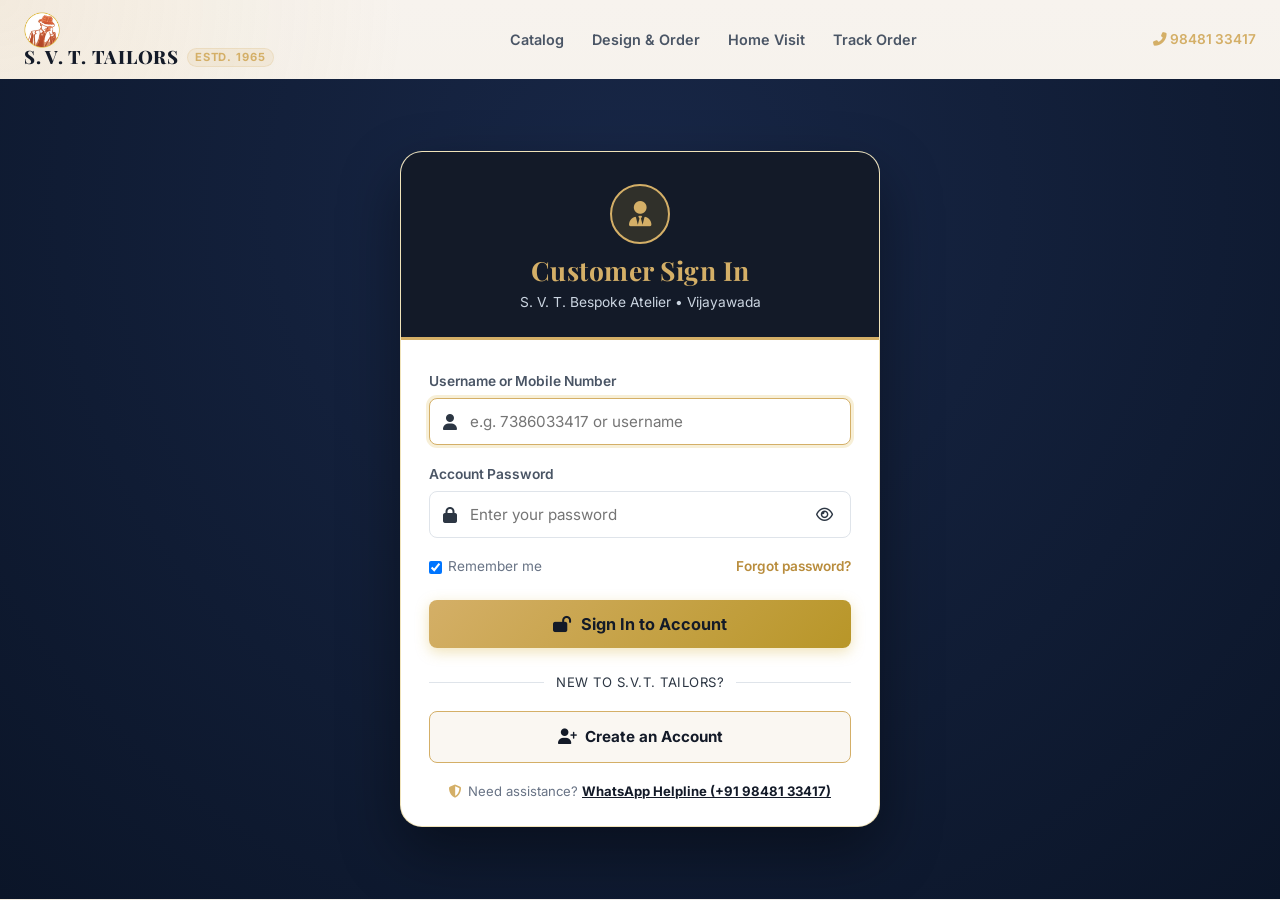
<file: login.html>
<!DOCTYPE html>
<html lang="en">
<head>
  <meta charset="UTF-8">
  <meta name="viewport" content="width=device-width, initial-scale=1.0">
  <title>Sign In • S. V. T. Tailors (Estd. 1965)</title>
  <link rel="icon" type="image/png" href="public/images/favicon.png">

  <!-- Google Fonts & Font Awesome -->
  <link rel="preconnect" href="https://fonts.googleapis.com">
  <link rel="preconnect" href="https://fonts.gstatic.com" crossorigin>
  <link href="https://fonts.googleapis.com/css2?family=Inter:wght@300;400;500;600;700;800&family=Playfair+Display:ital,wght@0,600;0,700;1,600&display=swap" rel="stylesheet">
  <link rel="stylesheet" href="https://cdnjs.cloudflare.com/ajax/libs/font-awesome/6.4.0/css/all.min.css">
  
  <link rel="stylesheet" href="style.css">

  <style>
    .auth-page-wrapper {
      min-height: calc(100vh - 80px);
      display: flex;
      align-items: center;
      justify-content: center;
      padding: 40px 16px;
      background: radial-gradient(circle at 50% 15%, #182747 0%, #0b1528 100%);
    }

    .auth-card {
      background: #ffffff;
      border-radius: var(--radius-lg);
      box-shadow: 0 25px 60px rgba(0, 0, 0, 0.4);
      width: 100%;
      max-width: 480px;
      overflow: hidden;
      border: 1px solid rgba(212, 175, 55, 0.35);
      animation: fadeInCard 0.35s ease;
    }

    @keyframes fadeInCard {
      from { opacity: 0; transform: translateY(12px); }
      to { opacity: 1; transform: translateY(0); }
    }

    .auth-header {
      background: var(--primary);
      color: #ffffff;
      padding: 32px 24px 24px;
      text-align: center;
      position: relative;
      border-bottom: 3px solid var(--secondary);
    }

    .auth-header-crest {
      width: 60px;
      height: 60px;
      border-radius: 50%;
      border: 2px solid var(--secondary);
      margin: 0 auto 10px;
      display: flex;
      align-items: center;
      justify-content: center;
      background: rgba(212, 175, 55, 0.15);
      color: var(--secondary);
      font-size: 1.6rem;
    }

    .auth-header h2 {
      font-family: var(--font-serif);
      font-size: 1.65rem;
      color: var(--secondary);
      margin-bottom: 4px;
      letter-spacing: 0.5px;
    }

    .auth-header p {
      font-size: 0.86rem;
      color: #cbd5e1;
      margin: 0;
    }

    .auth-body {
      padding: 30px 28px 24px;
    }

    .auth-alert {
      padding: 12px 16px;
      border-radius: var(--radius-sm);
      font-size: 0.88rem;
      margin-bottom: 20px;
      display: none;
      align-items: center;
      gap: 10px;
      line-height: 1.4;
    }

    .auth-alert.error {
      background: #fef2f2;
      color: #991b1b;
      border: 1px solid #fecaca;
    }

    .auth-alert.warning {
      background: #fffbeb;
      color: #92400e;
      border: 1px solid #fde68a;
    }

    .auth-alert.success {
      background: #f0fdf4;
      color: #166534;
      border: 1px solid #bbf7d0;
    }

    .auth-form-group {
      margin-bottom: 18px;
    }

    .auth-form-group label {
      display: block;
      font-size: 0.86rem;
      font-weight: 600;
      color: var(--gray-700);
      margin-bottom: 6px;
    }

    .input-icon-wrap {
      position: relative;
      display: flex;
      align-items: center;
    }

    .input-icon-wrap i.input-icon {
      position: absolute;
      left: 14px;
      color: var(--gray-500);
      font-size: 1rem;
      pointer-events: none;
    }

    .input-icon-wrap input {
      width: 100%;
      padding: 13px 44px 13px 40px;
      border: 1.5px solid var(--gray-300);
      border-radius: var(--radius-sm);
      font-size: 0.95rem;
      font-family: inherit;
      transition: var(--transition);
      background: #ffffff;
    }

    .input-icon-wrap input:focus {
      outline: none;
      border-color: var(--secondary);
      box-shadow: 0 0 0 3px rgba(212, 175, 55, 0.2);
    }

    .toggle-pwd-btn {
      position: absolute;
      right: 12px;
      background: none;
      border: none;
      color: var(--gray-500);
      cursor: pointer;
      font-size: 0.95rem;
      padding: 4px 6px;
    }

    .toggle-pwd-btn:hover {
      color: var(--primary);
    }

    .auth-options-row {
      display: flex;
      justify-content: space-between;
      align-items: center;
      margin-bottom: 22px;
      font-size: 0.85rem;
      color: var(--gray-600);
    }

    .auth-options-row label {
      display: flex;
      align-items: center;
      gap: 6px;
      cursor: pointer;
      user-select: none;
    }

    .auth-options-row a {
      color: var(--secondary-hover);
      font-weight: 600;
      text-decoration: none;
    }

    .auth-options-row a:hover {
      text-decoration: underline;
    }

    .btn-auth-submit {
      width: 100%;
      padding: 14px;
      background: linear-gradient(135deg, var(--secondary) 0%, #b89628 100%);
      color: var(--primary);
      border: none;
      border-radius: var(--radius-sm);
      font-weight: 700;
      font-size: 1.02rem;
      cursor: pointer;
      display: flex;
      align-items: center;
      justify-content: center;
      gap: 10px;
      transition: var(--transition);
      box-shadow: 0 4px 14px rgba(212, 175, 55, 0.35);
    }

    .btn-auth-submit:hover {
      transform: translateY(-2px);
      box-shadow: 0 6px 20px rgba(212, 175, 55, 0.5);
    }

    .auth-divider {
      display: flex;
      align-items: center;
      text-align: center;
      margin: 24px 0 18px;
      color: var(--gray-500);
      font-size: 0.82rem;
      text-transform: uppercase;
      letter-spacing: 0.5px;
    }

    .auth-divider::before,
    .auth-divider::after {
      content: '';
      flex: 1;
      border-bottom: 1px solid var(--gray-300);
    }

    .auth-divider span {
      padding: 0 12px;
    }

    .btn-register-link {
      display: flex;
      align-items: center;
      justify-content: center;
      gap: 8px;
      width: 100%;
      padding: 13px;
      border: 1.5px solid var(--secondary);
      border-radius: var(--radius-sm);
      background: #faf7f2;
      color: var(--primary);
      font-weight: 700;
      font-size: 0.95rem;
      text-decoration: none;
      transition: var(--transition);
    }

    .btn-register-link:hover {
      background: var(--secondary);
      color: var(--primary);
    }

    /* Customer Dashboard Profile View */
    .dashboard-profile {
      display: none;
      padding: 24px;
    }

    .profile-banner {
      background: linear-gradient(135deg, #162442 0%, #0b1528 100%);
      color: #ffffff;
      padding: 20px;
      border-radius: var(--radius-md);
      display: flex;
      align-items: center;
      gap: 16px;
      margin-bottom: 20px;
      border: 1px solid rgba(212, 175, 55, 0.3);
    }

    .profile-avatar {
      width: 54px;
      height: 54px;
      border-radius: 50%;
      background: var(--secondary);
      color: var(--primary);
      display: flex;
      align-items: center;
      justify-content: center;
      font-size: 1.5rem;
      font-weight: 700;
      flex-shrink: 0;
    }

    .booking-card {
      background: #ffffff;
      border: 1px solid var(--gray-200);
      border-left: 4px solid var(--secondary);
      border-radius: var(--radius-sm);
      padding: 14px 16px;
      margin-bottom: 12px;
      box-shadow: 0 2px 6px rgba(0,0,0,0.04);
    }

    .booking-card-header {
      display: flex;
      justify-content: space-between;
      align-items: center;
      font-weight: 700;
      font-size: 0.92rem;
      color: var(--primary);
      margin-bottom: 6px;
    }

    .atelier-support-badge {
      margin-top: 18px;
      text-align: center;
      font-size: 0.82rem;
      color: var(--gray-600);
      display: flex;
      align-items: center;
      justify-content: center;
      gap: 6px;
    }

    .atelier-support-badge a {
      color: var(--primary);
      font-weight: 700;
      text-decoration: underline;
    }
  </style>
</head>
<body>

  <!-- Navigation Bar -->
  <nav class="navbar" id="navbar">
    <div class="nav-container">
      <a href="index.html" class="nav-brand" style="text-decoration: none;">
        <img src="public/images/favicon.png" alt="S.V.T. Logo" class="brand-logo" style="width:36px; height:36px;">
        <div class="brand-text">
          <h1 style="font-size: 1.15rem; margin: 0;">S. V. T. TAILORS <span class="est" style="font-size: 0.7rem; color: var(--secondary);">Estd. 1965</span></h1>
        </div>
      </a>

      <ul class="nav-menu" id="navMenu">
        <li><a href="index.html#catalogSection">Catalog</a></li>
        <li><a href="index.html#customizerSection">Design &amp; Order</a></li>
        <li><a href="index.html#doorstepSection">Home Visit</a></li>
        <li><a href="index.html#trackerSection">Track Order</a></li>
      </ul>

      <div class="nav-actions">
        <a href="tel:+919848133417" class="btn-nav-call" style="font-size: 0.85rem; color: var(--secondary); font-weight: 600; text-decoration: none;">
          <i class="fas fa-phone-alt"></i> 98481 33417
        </a>
      </div>
    </div>
  </nav>

  <!-- Login Main Wrapper -->
  <main class="auth-page-wrapper">
    <div class="auth-card">
      
      <!-- Top Atelier Header -->
      <div class="auth-header">
        <div class="auth-header-crest">
          <i class="fas fa-user-tie" id="authHeaderIcon"></i>
        </div>
        <h2 id="authHeaderTitle">Customer Sign In</h2>
        <p id="authHeaderSub">S. V. T. Bespoke Atelier • Vijayawada</p>
      </div>

      <!-- Sign In Form Container -->
      <div class="auth-body" id="guestAuthContainer">
        <!-- Live Status Alert Box -->
        <div class="auth-alert" id="authAlert">
          <i class="fas fa-info-circle" id="alertIcon"></i>
          <span id="alertMsg">Notification message</span>
        </div>

        <!-- 1. SIGN IN FORM -->
        <form id="loginForm" onsubmit="handleLoginSubmit(event)">
          <div class="auth-form-group">
            <label for="loginIdentifier">Username or Mobile Number</label>
            <div class="input-icon-wrap">
              <i class="fas fa-user input-icon"></i>
              <input 
                type="text" 
                id="loginIdentifier" 
                placeholder="e.g. 7386033417 or username" 
                autocomplete="username"
                required 
                autofocus
              >
            </div>
          </div>

          <div class="auth-form-group">
            <label for="loginPassword">Account Password</label>
            <div class="input-icon-wrap">
              <i class="fas fa-lock input-icon"></i>
              <input 
                type="password" 
                id="loginPassword" 
                placeholder="Enter your password" 
                autocomplete="current-password"
                required
              >
              <button type="button" class="toggle-pwd-btn" onclick="togglePasswordVisibility('loginPassword', this)" title="Show/Hide Password">
                <i class="far fa-eye"></i>
              </button>
            </div>
          </div>

          <div class="auth-options-row">
            <label>
              <input type="checkbox" id="rememberMe" checked>
              <span>Remember me</span>
            </label>
            <a href="javascript:void(0)" onclick="handleForgotPassword()" style="color: var(--secondary-hover); font-weight: 600;">Forgot password?</a>
          </div>

          <button type="submit" class="btn-auth-submit" id="btnLoginSubmit">
            <i class="fas fa-lock-open"></i> Sign In to Account
          </button>

          <div class="auth-divider">
            <span>New to S.V.T. Tailors?</span>
          </div>

          <a href="register.html" class="btn-register-link">
            <i class="fas fa-user-plus"></i> Create an Account
          </a>

          <div class="atelier-support-badge">
            <i class="fas fa-shield-alt" style="color: var(--secondary);"></i>
            <span>Need assistance? <a href="whatsapp://send?phone=919848133417&text=Hello%20SVT%20Tailors,%20I%20need%20assistance%20with%20my%20account.">WhatsApp Helpline (+91 98481 33417)</a></span>
          </div>
        </form>

        <!-- 2. DIRECT PASSWORD RESET FORM -->
        <form id="resetPasswordForm" style="display: none;" onsubmit="handleResetPasswordSubmit(event)">
          <div style="background: #f8fafc; border-left: 3px solid var(--secondary); padding: 12px 14px; border-radius: var(--radius-sm); margin-bottom: 18px; font-size: 0.86rem; color: var(--gray-700); line-height: 1.5;">
            <i class="fas fa-key" style="color: var(--secondary); margin-right: 4px;"></i>
            Enter your registered <strong>10-digit mobile number</strong> or <strong>username</strong> to directly set a new password.
          </div>

          <div class="auth-form-group">
            <label for="resetIdentifier">Registered Mobile Number or Username *</label>
            <div class="input-icon-wrap">
              <i class="fas fa-mobile-alt input-icon"></i>
              <input 
                type="text" 
                id="resetIdentifier" 
                placeholder="e.g. 7386033417 or username" 
                required
              >
            </div>
          </div>

          <div class="auth-form-group">
            <label for="resetNewPassword">Choose New Password *</label>
            <div class="input-icon-wrap">
              <i class="fas fa-lock input-icon"></i>
              <input 
                type="password" 
                id="resetNewPassword" 
                placeholder="Enter new password (min. 4 characters)" 
                required
              >
              <button type="button" class="toggle-pwd-btn" onclick="togglePasswordVisibility('resetNewPassword', this)" title="Show/Hide Password">
                <i class="far fa-eye"></i>
              </button>
            </div>
          </div>

          <div class="auth-form-group">
            <label for="resetConfirmPassword">Confirm New Password *</label>
            <div class="input-icon-wrap">
              <i class="fas fa-check-double input-icon"></i>
              <input 
                type="password" 
                id="resetConfirmPassword" 
                placeholder="Re-enter new password" 
                required
              >
            </div>
          </div>

          <button type="submit" class="btn-auth-submit" id="btnResetSubmit">
            <i class="fas fa-sync-alt"></i> Reset &amp; Update Password
          </button>

          <div style="text-align: center; margin-top: 18px;">
            <a href="javascript:void(0)" onclick="showLoginForm()" style="color: var(--primary); font-weight: 700; font-size: 0.9rem; text-decoration: none; display: inline-flex; align-items: center; gap: 6px;">
              <i class="fas fa-arrow-left"></i> Back to Sign In
            </a>
          </div>
        </form>
      </div>

      <!-- Logged In Customer Dashboard View -->
      <div id="userDashboardView" class="dashboard-profile">
        <div class="profile-banner">
          <div class="profile-avatar" id="dashAvatar">U</div>
          <div>
            <h3 style="color: var(--secondary); margin-bottom: 2px;" id="dashName">Client Name</h3>
            <p style="font-size: 0.85rem; color: #cbd5e1; margin: 0;" id="dashMobile">+91 XXXXX XXXXX</p>
            <small style="color: #94a3b8;" id="dashLocality">Vijayawada</small>
          </div>
        </div>

        <div style="display: flex; gap: 10px; margin-bottom: 20px;">
          <a href="index.html#customizerSection" class="btn-auth-submit" style="margin: 0; flex: 1; font-size: 0.88rem; padding: 11px;">
            <i class="fas fa-cut"></i> Order Custom Wear
          </a>
          <a href="index.html#doorstepSection" class="btn-auth-submit" style="margin: 0; flex: 1; font-size: 0.88rem; padding: 11px; background: var(--primary-light); color: #fff;">
            <i class="fas fa-motorcycle"></i> Book Home Visit
          </a>
        </div>

        <h4 style="font-size: 1.05rem; color: var(--primary); margin-bottom: 12px; display: flex; align-items: center; gap: 8px;">
          <i class="fas fa-clipboard-list" style="color: var(--secondary);"></i> Your Active Orders &amp; Fittings
        </h4>
        <div id="dashBookingsList">
          <p style="font-size: 0.85rem; color: var(--gray-600);">Loading bookings from database...</p>
        </div>

        <div style="margin-top: 24px; padding-top: 16px; border-top: 1px solid var(--gray-300); display: flex; justify-content: space-between; align-items: center;">
          <a href="index.html" style="font-size: 0.88rem; color: var(--primary); font-weight: 600; text-decoration: none;">
            <i class="fas fa-arrow-left"></i> Return to Main Website
          </a>
          <button onclick="handleLogout()" style="background: none; border: 1.5px solid #ef4444; color: #ef4444; border-radius: var(--radius-sm); padding: 8px 14px; font-size: 0.85rem; font-weight: 700; cursor: pointer; transition: var(--transition);">
            <i class="fas fa-sign-out-alt"></i> Log Out
          </button>
        </div>
      </div>

    </div>
  </main>

  <script>
    function showAlert(msg, type = 'error') {
      const box = document.getElementById('authAlert');
      const text = document.getElementById('alertMsg');
      const icon = document.getElementById('alertIcon');
      box.className = `auth-alert ${type}`;
      box.style.display = 'flex';
      text.innerHTML = msg;

      if (type === 'success') {
        icon.className = 'fas fa-check-circle';
      } else if (type === 'warning') {
        icon.className = 'fas fa-exclamation-triangle';
      } else {
        icon.className = 'fas fa-exclamation-circle';
      }
    }

    function hideAlert() {
      const box = document.getElementById('authAlert');
      box.style.display = 'none';
    }

    function togglePasswordVisibility(inputId, btn) {
      const input = document.getElementById(inputId);
      const icon = btn.querySelector('i');
      if (input.type === 'password') {
        input.type = 'text';
        icon.className = 'far fa-eye-slash';
      } else {
        input.type = 'password';
        icon.className = 'far fa-eye';
      }
    }

    function handleForgotPassword() {
      hideAlert();
      const loginId = document.getElementById('loginIdentifier')?.value.trim();
      if (loginId) {
        document.getElementById('resetIdentifier').value = loginId;
      }
      document.getElementById('loginForm').style.display = 'none';
      document.getElementById('resetPasswordForm').style.display = 'block';
      document.getElementById('authHeaderIcon').className = 'fas fa-key';
      document.getElementById('authHeaderTitle').textContent = 'Reset Password';
      document.getElementById('authHeaderSub').textContent = 'Set your new password directly below';
      document.getElementById('resetNewPassword').focus();
    }

    function showLoginForm() {
      hideAlert();
      document.getElementById('resetPasswordForm').style.display = 'none';
      document.getElementById('loginForm').style.display = 'block';
      document.getElementById('authHeaderIcon').className = 'fas fa-user-tie';
      document.getElementById('authHeaderTitle').textContent = 'Customer Sign In';
      document.getElementById('authHeaderSub').textContent = 'S. V. T. Bespoke Atelier • Vijayawada';
      document.getElementById('loginIdentifier').focus();
    }

    function getApiEndpoint(endpoint) {
      const isLocalDevServer = (window.location.hostname === 'localhost' || window.location.hostname === '127.0.0.1') &&
                               window.location.port &&
                               window.location.port !== '8080';
      if (isLocalDevServer) {
        return 'http://localhost:8080' + endpoint;
      }
      return endpoint;
    }

    // Direct Password Reset Handler
    async function handleResetPasswordSubmit(e) {
      e.preventDefault();
      hideAlert();

      const identifier = document.getElementById('resetIdentifier').value.trim();
      const newPassword = document.getElementById('resetNewPassword').value;
      const confirmPassword = document.getElementById('resetConfirmPassword').value;

      if (!identifier) {
        showAlert('Please enter your registered mobile number or username.');
        return;
      }
      if (!newPassword || newPassword.length < 4) {
        showAlert('New password must be at least 4 characters long.');
        return;
      }
      if (newPassword !== confirmPassword) {
        showAlert('Passwords do not match! Please check and re-enter.');
        return;
      }

      const btn = document.getElementById('btnResetSubmit');
      btn.disabled = true;
      btn.innerHTML = '<i class="fas fa-spinner fa-spin"></i> Updating in Database...';

      try {
        const res = await fetch(getApiEndpoint('/api/reset-password'), {
          method: 'POST',
          headers: { 'Content-Type': 'application/json' },
          body: JSON.stringify({ identifier, new_password: newPassword })
        });

        const data = await res.json();
        if (data.success) {
          showAlert(`<i class="fas fa-check-circle"></i> ${data.message || 'Password reset successfully!'} Directing to Sign In...`, 'success');
          setTimeout(() => {
            showLoginForm();
            document.getElementById('loginIdentifier').value = data.identifier || identifier;
            document.getElementById('loginPassword').value = '';
            document.getElementById('loginPassword').focus();
            showAlert('<i class="fas fa-check-circle"></i> Your password is updated! Please sign in with your new password.', 'success');
          }, 1200);
        } else {
          showAlert(data.error || 'Could not reset password. Please check your mobile or username.');
        }
      } catch (err) {
        showAlert('Server connection error. Please try again.');
      } finally {
        btn.disabled = false;
        btn.innerHTML = '<i class="fas fa-sync-alt"></i> Reset &amp; Update Password';
      }
    }

    // Login Form Submit Handler
    async function handleLoginSubmit(e) {
      e.preventDefault();
      hideAlert();

      const identifier = document.getElementById('loginIdentifier').value.trim();
      const password = document.getElementById('loginPassword').value;

      if (!identifier) {
        showAlert('Please enter your username or registered mobile number.');
        return;
      }
      if (!password) {
        showAlert('Please enter your password.');
        return;
      }

      const btn = document.getElementById('btnLoginSubmit');
      btn.disabled = true;
      btn.innerHTML = '<i class="fas fa-spinner fa-spin"></i> Verifying Credentials...';

      try {
        const res = await fetch(getApiEndpoint('/api/login'), {
          method: 'POST',
          headers: { 'Content-Type': 'application/json' },
          body: JSON.stringify({ username: identifier, password: password })
        });

        const data = await res.json();

        if (data.success) {
          showAlert(`<i class="fas fa-check-circle"></i> Welcome back, ${data.user.name}!`, 'success');
          localStorage.setItem('svt_user', JSON.stringify(data.user));
          setTimeout(() => {
            renderDashboard(data.user, data.bookings || []);
          }, 600);
        } else {
          showAlert(data.error || 'Invalid credentials. Please verify your username/mobile and password.');
        }
      } catch (err) {
        showAlert('Could not connect to server. Please verify your connection.');
      } finally {
        btn.disabled = false;
        btn.innerHTML = '<i class="fas fa-lock-open"></i> Sign In to Account';
      }
    }

    // Render Logged-in Customer Dashboard
    function renderDashboard(user, bookings = []) {
      document.getElementById('guestAuthContainer').style.display = 'none';
      const dash = document.getElementById('userDashboardView');
      dash.style.display = 'block';

      document.getElementById('dashName').textContent = user.name || 'Valued Client';
      document.getElementById('dashMobile').textContent = `📞 ${user.mobile}`;
      document.getElementById('dashLocality').textContent = `📍 ${user.locality || 'Governorpet, Vijayawada'}`;
      document.getElementById('dashAvatar').textContent = (user.name || 'U').charAt(0).toUpperCase();

      const bList = document.getElementById('dashBookingsList');
      if (!bookings || bookings.length === 0) {
        bList.innerHTML = `
          <div style="background: var(--cream); padding: 18px; border-radius: var(--radius-sm); text-align: center; color: var(--gray-600); font-size: 0.88rem;">
            <i class="fas fa-calendar-check" style="font-size: 1.8rem; color: var(--secondary); margin-bottom: 8px; display: block;"></i>
            No active orders found yet. Schedule a master doorstep visit or customize garments below!
          </div>
        `;
      } else {
        bList.innerHTML = bookings.map(b => `
          <div class="booking-card">
            <div class="booking-card-header">
              <span>Order #SVT-BK${b.booking_id}</span>
              <span style="color: var(--emerald); font-size: 0.85rem; font-weight: 600;"><i class="fas fa-check-circle"></i> Confirmed</span>
            </div>
            <div style="font-size: 0.85rem; color: var(--gray-700); margin-bottom: 4px;">
              <strong>Garments:</strong> ${b.garments || 'Bespoke Garments'}
            </div>
            <div style="font-size: 0.8rem; color: var(--gray-600); display: flex; gap: 14px; flex-wrap: wrap;">
              <span><i class="fas fa-calendar-alt"></i> ${b.pref_date || 'Scheduled'}</span>
              <span><i class="fas fa-clock"></i> ${b.pref_time || 'Morning'}</span>
              <span><i class="fas fa-map-marker-alt"></i> ${b.locality || 'Governorpet'}</span>
            </div>
          </div>
        `).join('');
      }
    }

    function handleLogout() {
      localStorage.removeItem('svt_user');
      window.location.reload();
    }

    // On Load: Check prefill or existing session
    window.addEventListener('DOMContentLoaded', () => {
      const urlParams = new URLSearchParams(window.location.search);
      const prefillId = urlParams.get('identifier') || urlParams.get('mobile') || urlParams.get('user');
      const notice = urlParams.get('notice');

      if (notice) {
        showAlert(decodeURIComponent(notice), 'warning');
      }

      if (urlParams.get('action') === 'reset' || urlParams.get('forgot') === 'true') {
        handleForgotPassword();
        if (prefillId) {
          const rId = document.getElementById('resetIdentifier');
          if (rId) rId.value = prefillId;
        }
      } else if (prefillId) {
        const idField = document.getElementById('loginIdentifier');
        if (idField) {
          idField.value = prefillId;
          document.getElementById('loginPassword')?.focus();
        }
      }

      // Check if user is already logged in
      const saved = localStorage.getItem('svt_user');
      if (saved && !prefillId && !urlParams.get('relogin')) {
        try {
          const user = JSON.parse(saved);
          renderDashboard(user);
          fetch(getApiEndpoint(`/api/track?q=${encodeURIComponent(user.mobile)}`))
            .then(r => r.json())
            .then(data => {
              if (data && data.bookings) {
                renderDashboard(user, data.bookings);
              }
            }).catch(() => {});
        } catch(e) {}
      }
    });
  </script>
</body>
</html>
</file>
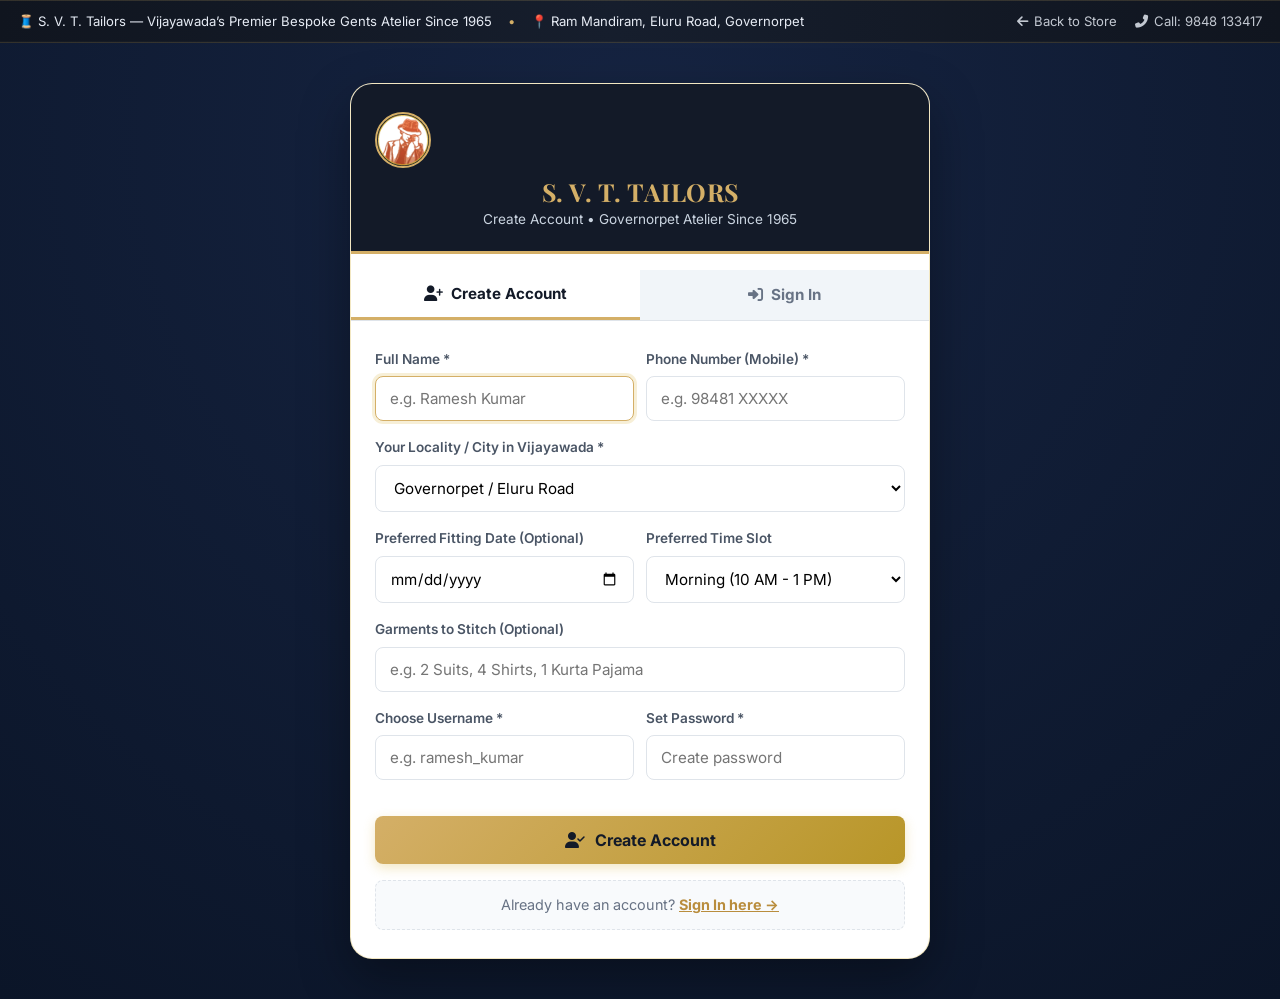
<file: register.html>
<!DOCTYPE html>
<html lang="en">
<head>
  <meta charset="UTF-8">
  <meta name="viewport" content="width=device-width, initial-scale=1.0">
  <title>Create Account • S. V. T. Tailors (Estd. 1965)</title>
  <link rel="icon" type="image/png" href="public/images/favicon.png">

  <!-- Google Fonts & Font Awesome -->
  <link rel="preconnect" href="https://fonts.googleapis.com">
  <link rel="preconnect" href="https://fonts.gstatic.com" crossorigin>
  <link href="https://fonts.googleapis.com/css2?family=Inter:wght@300;400;500;600;700;800&family=Playfair+Display:ital,wght@0,600;0,700;1,600&display=swap" rel="stylesheet">
  <link rel="stylesheet" href="https://cdnjs.cloudflare.com/ajax/libs/font-awesome/6.4.0/css/all.min.css">
  
  <link rel="stylesheet" href="style.css">

  <style>
    .auth-page-wrapper {
      min-height: calc(100vh - 120px);
      display: flex;
      align-items: center;
      justify-content: center;
      padding: 40px 16px;
      background: radial-gradient(circle at 50% 10%, #162442 0%, #0b1528 100%);
    }

    .auth-card {
      background: #ffffff;
      border-radius: var(--radius-lg);
      box-shadow: 0 20px 50px rgba(0, 0, 0, 0.35);
      width: 100%;
      max-width: 580px;
      overflow: hidden;
      border: 1px solid rgba(212, 175, 55, 0.3);
    }

    .auth-header {
      background: var(--primary);
      color: #ffffff;
      padding: 28px 24px 20px;
      text-align: center;
      position: relative;
      border-bottom: 3px solid var(--secondary);
    }

    .auth-header img {
      width: 56px;
      height: 56px;
      border-radius: 50%;
      border: 2px solid var(--secondary);
      margin-bottom: 8px;
    }

    .auth-header h2 {
      font-family: var(--font-serif);
      font-size: 1.55rem;
      color: var(--secondary);
      margin-bottom: 2px;
      letter-spacing: 0.5px;
    }

    .auth-header p {
      font-size: 0.85rem;
      color: #cbd5e1;
    }

    .auth-tabs {
      display: flex;
      background: #f1f5f9;
      border-bottom: 1px solid var(--gray-300);
    }

    .auth-tab-btn {
      flex: 1;
      padding: 14px;
      text-align: center;
      font-weight: 700;
      font-size: 0.95rem;
      background: transparent;
      border: none;
      cursor: pointer;
      color: var(--gray-600);
      transition: var(--transition);
      display: flex;
      align-items: center;
      justify-content: center;
      gap: 8px;
    }

    .auth-tab-btn.active {
      color: var(--primary);
      background: #ffffff;
      border-bottom: 3px solid var(--secondary);
    }

    .auth-body {
      padding: 28px 24px;
    }

    .auth-form-group {
      margin-bottom: 16px;
    }

    .auth-form-group label {
      display: block;
      font-size: 0.85rem;
      font-weight: 600;
      color: var(--gray-700);
      margin-bottom: 6px;
    }

    .auth-form-group input,
    .auth-form-group select,
    .auth-form-group textarea {
      width: 100%;
      padding: 12px 14px;
      border: 1.5px solid var(--gray-300);
      border-radius: var(--radius-sm);
      font-size: 0.95rem;
      font-family: inherit;
      transition: var(--transition);
      background: #ffffff;
    }

    .auth-form-group input:focus,
    .auth-form-group select:focus,
    .auth-form-group textarea:focus {
      outline: none;
      border-color: var(--secondary);
      box-shadow: 0 0 0 3px rgba(212, 175, 55, 0.2);
    }

    .auth-form-row {
      display: grid;
      grid-template-columns: 1fr 1fr;
      gap: 12px;
    }

    @media (max-width: 540px) {
      .auth-form-row {
        grid-template-columns: 1fr;
      }
    }

    .btn-auth-submit {
      width: 100%;
      padding: 14px;
      background: linear-gradient(135deg, var(--secondary) 0%, #b89628 100%);
      color: var(--primary);
      border: none;
      border-radius: var(--radius-sm);
      font-weight: 700;
      font-size: 1rem;
      cursor: pointer;
      display: flex;
      align-items: center;
      justify-content: center;
      gap: 10px;
      transition: var(--transition);
      box-shadow: 0 4px 12px rgba(212, 175, 55, 0.3);
      margin-top: 20px;
    }

    .btn-auth-submit:hover {
      transform: translateY(-2px);
      box-shadow: 0 6px 18px rgba(212, 175, 55, 0.45);
    }

    /* Customer Dashboard Profile View */
    .dashboard-profile {
      display: none;
    }

    .profile-banner {
      background: linear-gradient(135deg, #162442 0%, #0b1528 100%);
      color: #ffffff;
      padding: 20px;
      border-radius: var(--radius-md);
      display: flex;
      align-items: center;
      gap: 16px;
      margin-bottom: 20px;
    }

    .profile-avatar {
      width: 56px;
      height: 56px;
      background: var(--secondary);
      color: var(--primary);
      border-radius: 50%;
      display: flex;
      align-items: center;
      justify-content: center;
      font-size: 1.5rem;
      font-weight: 800;
      flex-shrink: 0;
    }

    .booking-card {
      background: var(--cream);
      border: 1px solid var(--gray-300);
      border-radius: var(--radius-sm);
      padding: 14px;
      margin-bottom: 12px;
    }

    .booking-card-header {
      display: flex;
      justify-content: space-between;
      margin-bottom: 6px;
      font-weight: 700;
      color: var(--primary);
    }

    .auth-alert {
      display: none;
      padding: 12px 14px;
      border-radius: var(--radius-sm);
      font-size: 0.9rem;
      margin-bottom: 16px;
      line-height: 1.4;
    }
    .auth-alert.error {
      background: #fef2f2;
      color: #991b1b;
      border: 1.5px solid #f87171;
    }
    .auth-alert.warning {
      background: #fffbeb;
      color: #92400e;
      border: 1.5px solid #fcd34d;
    }
    .auth-alert.success {
      background: #f0fdf4;
      color: #166534;
      border: 1.5px solid #86efac;
    }
  </style>
</head>
<body>

  <!-- Top Announcement Bar -->
  <header class="top-bar">
    <div class="top-bar-marquee">
      <span>🧵 S. V. T. Tailors — Vijayawada’s Premier Bespoke Gents Atelier Since 1965</span>
      <span style="color: var(--secondary);">•</span>
      <span>📍 Ram Mandiram, Eluru Road, Governorpet</span>
    </div>
    <div class="top-bar-links">
      <a href="index.html"><i class="fas fa-arrow-left"></i> Back to Store</a>
      <a href="tel:9848133417"><i class="fas fa-phone-alt"></i> Call: 9848 133417</a>
    </div>
  </header>

  <!-- Auth Main View -->
  <main class="auth-page-wrapper">
    <div class="auth-card">
      <!-- Header -->
      <div class="auth-header">
        <a href="index.html">
          <img src="public/images/logo_gentleman_badge.png" alt="SVT Tailors Gentleman Mascot">
        </a>
        <h2>S. V. T. TAILORS</h2>
        <p>Create Account • Governorpet Atelier Since 1965</p>
      </div>

      <!-- Feedback Alert -->
      <div style="padding: 16px 24px 0;">
        <div class="auth-alert" id="authAlert"></div>
      </div>

      <!-- Guest Auth Container (Defaults to Create Account) -->
      <div id="guestAuthContainer">
        <div class="auth-tabs">
          <!-- 1. CREATE ACCOUNT TAB (Active by default) -->
          <button class="auth-tab-btn active" id="tabRegisterBtn" onclick="switchTab('register')">
            <i class="fas fa-user-plus"></i> Create Account
          </button>
          <!-- 2. SIGN IN TAB -->
          <button class="auth-tab-btn" id="tabLoginBtn" onclick="switchTab('login')">
            <i class="fas fa-sign-in-alt"></i> Sign In
          </button>
        </div>

        <div class="auth-body">
          <!-- 1. CREATE ACCOUNT FORM (Displayed by default) -->
          <form id="registerForm" onsubmit="handleRegisterSubmit(event)">
            <div class="auth-form-row">
              <div class="auth-form-group">
                <label for="regName">Full Name *</label>
                <input type="text" id="regName" placeholder="e.g. Ramesh Kumar" required autofocus>
              </div>
              <div class="auth-form-group">
                <label for="regPhone">Phone Number (Mobile) *</label>
                <input type="tel" id="regPhone" placeholder="e.g. 98481 XXXXX" required>
              </div>
            </div>

            <div class="auth-form-group">
              <label for="regArea">Your Locality / City in Vijayawada *</label>
              <select id="regArea" onchange="handleRegAreaChange(this.value)" required>
                <option value="Governorpet / Eluru Road">Governorpet / Eluru Road</option>
                <option value="Arundalpet / Ram Mandiram">Arundalpet / Near Ram Mandiram</option>
                <option value="Benz Circle">Benz Circle</option>
                <option value="MG Road / Bandar Road">MG Road / Bandar Road</option>
                <option value="Suryaraopet">Suryaraopet</option>
                <option value="Moghalrajpuram">Moghalrajpuram</option>
                <option value="Satyanarayanapuram">Satyanarayanapuram</option>
                <option value="Bhavanipuram / One Town">Bhavanipuram / One Town</option>
                <option value="Penamaluru / Poranki">Penamaluru / Poranki</option>
                <option value="Mangalagiri / Tadepalli">Mangalagiri / Tadepalli</option>
                <option value="Other">Other (Far from City / Outside Vijayawada)</option>
              </select>
            </div>

            <!-- Dynamic Outstation Area Input -->
            <div class="auth-form-group" id="regOtherAreaBox" style="display: none; background: #f0fdf4; border: 1.5px solid #86efac; border-radius: var(--radius-sm); padding: 12px;">
              <label for="regOtherAreaInput" style="color: #166534; font-weight: 700;">
                <i class="fas fa-map-marked-alt"></i> Specify Your City / Town / Village:
              </label>
              <input type="text" id="regOtherAreaInput" placeholder="e.g. Guntur, Gannavaram, Tenali, Eluru, etc.">
            </div>

            <div class="auth-form-row">
              <div class="auth-form-group">
                <label for="regDate">Preferred Fitting Date (Optional)</label>
                <input type="date" id="regDate">
              </div>
              <div class="auth-form-group">
                <label for="regTime">Preferred Time Slot</label>
                <select id="regTime">
                  <option value="Morning (10:00 AM - 1:00 PM)">Morning (10 AM - 1 PM)</option>
                  <option value="Afternoon (2:00 PM - 5:00 PM)">Afternoon (2 PM - 5 PM)</option>
                  <option value="Evening (5:00 PM - 8:30 PM)">Evening (5 PM - 8:30 PM)</option>
                </select>
              </div>
            </div>

            <div class="auth-form-group">
              <label for="regGarments">Garments to Stitch (Optional)</label>
              <input type="text" id="regGarments" placeholder="e.g. 2 Suits, 4 Shirts, 1 Kurta Pajama">
            </div>

            <div class="auth-form-row">
              <div class="auth-form-group">
                <label for="regUsername">Choose Username *</label>
                <input type="text" id="regUsername" placeholder="e.g. ramesh_kumar" required>
              </div>
              <div class="auth-form-group">
                <label for="regPassword">Set Password *</label>
                <input type="password" id="regPassword" placeholder="Create password" required>
              </div>
            </div>

            <button type="submit" class="btn-auth-submit" id="btnRegisterSubmit">
              <i class="fas fa-user-check"></i> Create Account
            </button>

            <!-- Direct link to login if already created -->
            <div style="text-align: center; margin-top: 16px; font-size: 0.9rem; color: var(--gray-600); background: #f8fafc; padding: 12px; border-radius: var(--radius-sm); border: 1px dashed var(--gray-300);">
              Already have an account? 
              <a href="login.html" style="color: var(--secondary-hover); font-weight: 700; text-decoration: underline;">
                Sign In here &rarr;
              </a>
            </div>
          </form>

          <!-- 2. LOGIN FORM (Hidden initially; shown if account already created) -->
          <form id="loginForm" style="display: none;" onsubmit="handleLoginSubmit(event)">
            <div class="auth-form-group">
              <label for="loginIdentifier">Username or Mobile Number</label>
              <input type="text" id="loginIdentifier" placeholder="Enter username or 10-digit mobile number" required>
            </div>

            <div class="auth-form-group">
              <label for="loginPassword">Password</label>
              <input type="password" id="loginPassword" placeholder="Enter your password" required>
            </div>

            <button type="submit" class="btn-auth-submit" id="btnLoginSubmit">
              <i class="fas fa-lock-open"></i> Sign In to Account
            </button>

            <div style="text-align: center; margin-top: 16px; font-size: 0.9rem; color: var(--gray-600); background: #f8fafc; padding: 10px; border-radius: var(--radius-sm); border: 1px dashed var(--gray-300);">
              Don't have an account yet? 
              <a href="javascript:void(0)" onclick="switchTab('register')" style="color: var(--secondary-hover); font-weight: 700; text-decoration: underline;">
                Create an Account &rarr;
              </a>
            </div>
          </form>
        </div>
      </div>

      <!-- Logged In Dashboard View -->
      <div id="userDashboardView" class="dashboard-profile" style="padding: 24px;">
        <div class="profile-banner">
          <div class="profile-avatar" id="dashAvatar">R</div>
          <div>
            <h3 style="color: var(--secondary); margin-bottom: 2px;" id="dashName">Ramesh Kumar</h3>
            <p style="font-size: 0.85rem; color: #cbd5e1;" id="dashMobile">+91 98481 XXXXX</p>
            <small style="color: #94a3b8;" id="dashLocality">Governorpet, Vijayawada</small>
          </div>
        </div>

        <div style="display: flex; gap: 10px; margin-bottom: 20px;">
          <a href="index.html#customizerSection" class="btn-auth-submit" style="margin: 0; flex: 1; font-size: 0.88rem; padding: 10px;">
            <i class="fas fa-cut"></i> Order Custom Wear
          </a>
          <a href="index.html#doorstepSection" class="btn-auth-submit" style="margin: 0; flex: 1; font-size: 0.88rem; padding: 10px; background: var(--primary-light); color: #fff;">
            <i class="fas fa-motorcycle"></i> Book Home Visit
          </a>
        </div>

        <h4 style="font-size: 1.05rem; color: var(--primary); margin-bottom: 10px; display: flex; align-items: center; gap: 8px;">
          <i class="fas fa-clipboard-list" style="color: var(--secondary);"></i> Your Bookings &amp; Fitting Orders
        </h4>
        <div id="dashBookingsList">
          <p style="font-size: 0.85rem; color: var(--gray-600);">Loading your bookings from database...</p>
        </div>

        <div style="margin-top: 24px; padding-top: 16px; border-top: 1px solid var(--gray-300); display: flex; justify-content: space-between; align-items: center;">
          <a href="index.html" style="font-size: 0.88rem; color: var(--primary); font-weight: 600;">
            <i class="fas fa-arrow-left"></i> Return to Main Website
          </a>
          <button onclick="handleLogout()" style="background: none; border: 1.5px solid #ef4444; color: #ef4444; border-radius: var(--radius-sm); padding: 8px 14px; font-size: 0.85rem; font-weight: 700; cursor: pointer; transition: var(--transition);">
            <i class="fas fa-sign-out-alt"></i> Log Out
          </button>
        </div>
      </div>
    </div>
  </main>

  <script>
    // Tab switching: register or login
    function switchTab(tab) {
      const loginForm = document.getElementById('loginForm');
      const regForm = document.getElementById('registerForm');
      const tabLoginBtn = document.getElementById('tabLoginBtn');
      const tabRegBtn = document.getElementById('tabRegisterBtn');
      hideAlert();

      if (tab === 'login') {
        regForm.style.display = 'none';
        loginForm.style.display = 'block';
        tabRegBtn.classList.remove('active');
        tabLoginBtn.classList.add('active');
        document.getElementById('loginIdentifier')?.focus();
      } else {
        // Default: Create Account
        loginForm.style.display = 'none';
        regForm.style.display = 'block';
        tabLoginBtn.classList.remove('active');
        tabRegBtn.classList.add('active');
        document.getElementById('regName')?.focus();
      }
    }

    function handleRegAreaChange(val) {
      const otherBox = document.getElementById('regOtherAreaBox');
      if (otherBox) {
        otherBox.style.display = val === 'Other' ? 'block' : 'none';
        if (val === 'Other') document.getElementById('regOtherAreaInput')?.focus();
      }
    }

    function showAlert(msg, type = 'error') {
      const el = document.getElementById('authAlert');
      if (!el) return;
      el.className = `auth-alert ${type}`;
      el.innerHTML = msg;
      el.style.display = 'block';
      el.scrollIntoView({ behavior: 'smooth', block: 'nearest' });
    }

    function hideAlert() {
      const el = document.getElementById('authAlert');
      if (el) el.style.display = 'none';
    }

    function getApiEndpoint(endpoint) {
      const isLocalDevServer = (window.location.hostname === 'localhost' || window.location.hostname === '127.0.0.1') &&
                               window.location.port &&
                               window.location.port !== '8080';
      if (isLocalDevServer) {
        return 'http://localhost:8080' + endpoint;
      }
      return endpoint;
    }

    // Register Handler
    async function handleRegisterSubmit(e) {
      e.preventDefault();
      hideAlert();

      const name = document.getElementById('regName').value.trim();
      const mobile = document.getElementById('regPhone').value.trim();
      const area = document.getElementById('regArea').value;
      const otherArea = document.getElementById('regOtherAreaInput')?.value.trim();
      const locality = area === 'Other' ? (otherArea || 'Outside Vijayawada') : area;
      const pref_date = document.getElementById('regDate').value;
      const pref_time = document.getElementById('regTime').value;
      const garments = document.getElementById('regGarments').value.trim();
      const username = document.getElementById('regUsername').value.trim();
      const password = document.getElementById('regPassword').value;

      const btn = document.getElementById('btnRegisterSubmit');
      btn.disabled = true;
      btn.innerHTML = '<i class="fas fa-spinner fa-spin"></i> Creating Account...';

      try {
        const res = await fetch(getApiEndpoint('/api/register'), {
          method: 'POST',
          headers: { 'Content-Type': 'application/json' },
          body: JSON.stringify({
            name, mobile, locality, username, password,
            pref_date, pref_time, garments
          })
        });

        const data = await res.json();

        if (data.success) {
          showAlert('<i class="fas fa-check-circle"></i> Account created successfully! Logging you in...', 'success');
          localStorage.setItem('svt_user', JSON.stringify(data.user));
          setTimeout(() => {
            renderDashboard(data.user, data.booking_id ? [{
              booking_id: data.booking_id,
              locality: locality,
              pref_date: pref_date || 'Upcoming',
              pref_time: pref_time,
              garments: garments || 'Bespoke Fitting'
            }] : []);
          }, 800);
        } else if (data.already_exists) {
          // ACCOUNT IS ALREADY CREATED: DIRECT TO LOGIN!
          showAlert(`<i class="fas fa-info-circle"></i> ${data.error || 'Account already created! Directing you to Sign In...'}`, 'warning');
          setTimeout(() => {
            const redirectId = encodeURIComponent(data.identifier || mobile || username);
            const noticeText = encodeURIComponent(data.error || 'Account already exists. Please enter your password to sign in.');
            window.location.href = `login.html?identifier=${redirectId}&notice=${noticeText}`;
          }, 1000);
        } else {
          showAlert(data.error || 'Could not register account. Please check details.');
        }
      } catch (err) {
        showAlert('<i class="fas fa-exclamation-triangle"></i> Database error: Could not reach MySQL server. Please ensure the server is active.', 'error');
      } finally {
        btn.disabled = false;
        btn.innerHTML = '<i class="fas fa-user-check"></i> Create Account';
      }
    }

    // Login Handler
    async function handleLoginSubmit(e) {
      e.preventDefault();
      hideAlert();

      const identifier = document.getElementById('loginIdentifier').value.trim();
      const password = document.getElementById('loginPassword').value;

      const btn = document.getElementById('btnLoginSubmit');
      btn.disabled = true;
      btn.innerHTML = '<i class="fas fa-spinner fa-spin"></i> Verifying Credentials...';

      try {
        const res = await fetch(getApiEndpoint('/api/login'), {
          method: 'POST',
          headers: { 'Content-Type': 'application/json' },
          body: JSON.stringify({ username: identifier, password })
        });

        const data = await res.json();
        if (data.success) {
          showAlert(`<i class="fas fa-check-circle"></i> Welcome back, ${data.user.name}!`, 'success');
          localStorage.setItem('svt_user', JSON.stringify(data.user));
          setTimeout(() => {
            renderDashboard(data.user, data.bookings || []);
          }, 600);
        } else {
          showAlert(data.error || 'Invalid credentials. Please verify your username/mobile and password.');
        }
      } catch (err) {
        showAlert('Server connection error. Please ensure server is running.');
      } finally {
        btn.disabled = false;
        btn.innerHTML = '<i class="fas fa-lock-open"></i> Sign In to Account';
      }
    }

    // Render Dashboard
    function renderDashboard(user, bookings = []) {
      document.getElementById('guestAuthContainer').style.display = 'none';
      const dash = document.getElementById('userDashboardView');
      dash.style.display = 'block';

      document.getElementById('dashName').textContent = user.name || 'Valued Client';
      document.getElementById('dashMobile').textContent = `📞 ${user.mobile}`;
      document.getElementById('dashLocality').textContent = `📍 ${user.locality || 'Governorpet, Vijayawada'}`;
      document.getElementById('dashAvatar').textContent = (user.name || 'U').charAt(0).toUpperCase();

      const bList = document.getElementById('dashBookingsList');
      if (!bookings || bookings.length === 0) {
        bList.innerHTML = `
          <div style="background: var(--cream); padding: 18px; border-radius: var(--radius-sm); text-align: center; color: var(--gray-600); font-size: 0.88rem;">
            <i class="fas fa-calendar-check" style="font-size: 1.8rem; color: var(--secondary); margin-bottom: 8px; display: block;"></i>
            No active bookings yet. Click below to schedule a master doorstep visit or customize garments!
          </div>
        `;
      } else {
        bList.innerHTML = bookings.map(b => `
          <div class="booking-card">
            <div class="booking-card-header">
              <span>Order #SVT-BK${b.booking_id}</span>
              <span style="color: var(--emerald); font-size: 0.85rem; font-weight: 600;"><i class="fas fa-check-circle"></i> Confirmed</span>
            </div>
            <div style="font-size: 0.85rem; color: var(--gray-700); margin-bottom: 4px;">
              <strong>Garments:</strong> ${b.garments || 'Bespoke Garments'}
            </div>
            <div style="font-size: 0.8rem; color: var(--gray-600); display: flex; gap: 14px; flex-wrap: wrap;">
              <span><i class="fas fa-calendar-alt"></i> ${b.pref_date || 'Scheduled'}</span>
              <span><i class="fas fa-clock"></i> ${b.pref_time || 'Morning'}</span>
              <span><i class="fas fa-map-marker-alt"></i> ${b.locality || 'Governorpet'}</span>
            </div>
          </div>
        `).join('');
      }
    }

    function handleLogout() {
      localStorage.removeItem('svt_user');
      window.location.reload();
    }

    // ON PAGE LOAD: ALWAYS DEFAULT TO CREATE ACCOUNT (unless logged in or ?tab=login)
    window.addEventListener('DOMContentLoaded', () => {
      const urlParams = new URLSearchParams(window.location.search);
      const tabParam = urlParams.get('tab') || urlParams.get('action');

      const saved = localStorage.getItem('svt_user');
      if (saved && tabParam !== 'register' && tabParam !== 'new') {
        try {
          const user = JSON.parse(saved);
          renderDashboard(user);
          // Fetch live bookings from MySQL
          fetch(getApiEndpoint(`/api/track?q=${encodeURIComponent(user.mobile)}`))
            .then(r => r.json())
            .then(data => {
              if (data && data.bookings) {
                renderDashboard(user, data.bookings);
              }
            }).catch(() => {});
          return;
        } catch(e) {}
      }

      // Default: SHOW CREATE ACCOUNT
      if (tabParam === 'login' || tabParam === 'signin') {
        switchTab('login');
      } else {
        switchTab('register');
      }
    });
  </script>
</body>
</html>
</file>
<file: style.css>
/* ==========================================================================
   S. V. T. TAILORS - MASTER BESPOKE TAILORING (EST. 1965)
   Modern, Lively, Luxury Bespoke Tailoring Experience
   ========================================================================== */

:root {
  --primary: #131a28;
  --primary-light: #1a2336;
  --secondary: #d4af67;
  --secondary-hover: #b98d3d;
  --secondary-light: #f7f1e3;
  --accent: #5b6cff;
  --accent-soft: rgba(91, 108, 255, 0.12);
  --emerald: #1d7a5f;
  --emerald-light: #dff6ef;
  --crimson: #a23b3b;
  --dark: #171d27;
  --gray-900: #1d2430;
  --gray-800: #2c3643;
  --gray-700: #4a5565;
  --gray-600: #687385;
  --gray-300: #dfe4ea;
  --gray-100: #f3f5f7;
  --gray-50: #fafbfc;
  --white: #ffffff;
  --cream: #f7f3ee;
  --bg-soft: #f2efe9;
  --panel: rgba(255, 255, 255, 0.72);
  --panel-strong: rgba(255, 255, 255, 0.96);
  --shadow-sm: 0 10px 22px rgba(17, 24, 39, 0.06);
  --shadow-md: 0 18px 38px rgba(17, 24, 39, 0.10);
  --shadow-lg: 0 26px 60px rgba(17, 24, 39, 0.14);
  --shadow-xl: 0 28px 80px rgba(17, 24, 39, 0.18);
  --font-serif: 'Playfair Display', Georgia, 'Times New Roman', serif;
  --font-sans: 'Inter', system-ui, -apple-system, BlinkMacSystemFont, 'Segoe UI', sans-serif;
  --radius-sm: 8px;
  --radius-md: 14px;
  --radius-lg: 22px;
  --radius-full: 999px;
  --transition: all 0.28s cubic-bezier(0.16, 1, 0.3, 1);
}

*, *::before, *::after {
  box-sizing: border-box;
  margin: 0;
  padding: 0;
}

html {
  scroll-behavior: smooth;
  font-size: 16px;
}

body {
  font-family: var(--font-sans);
  color: var(--gray-800);
  background:
    radial-gradient(circle at top left, rgba(212, 175, 103, 0.12), transparent 26%),
    linear-gradient(180deg, #f7f3ee 0%, #f5f1ea 28%, #f8f7f3 100%);
  line-height: 1.6;
  overflow-x: hidden;
}

h1, h2, h3, h4, .font-serif {
  font-family: var(--font-serif);
  color: var(--primary);
  line-height: 1.25;
}

a {
  color: inherit;
  text-decoration: none;
}

img {
  max-width: 100%;
  height: auto;
  display: block;
}

button, input, select, textarea {
  font-family: inherit;
}

/* ==========================================================================
   ANNOUNCEMENT BAR
   ========================================================================== */
.top-bar {
  background: linear-gradient(90deg, #10151f 0%, #161e2d 48%, #10151f 100%);
  color: #e7ecf5;
  padding: 10px 18px;
  font-size: 0.82rem;
  display: flex;
  justify-content: space-between;
  align-items: center;
  border-top: 1px solid rgba(212, 175, 103, 0.18);
  border-bottom: 1px solid rgba(212, 175, 103, 0.18);
  position: relative;
  z-index: 90;
  box-shadow: inset 0 -1px 0 rgba(255,255,255,0.02);
}

.top-bar-marquee {
  display: flex;
  align-items: center;
  gap: 16px;
  min-width: 0;
}

.top-badge {
  background: linear-gradient(135deg, #f3d38a 0%, var(--secondary) 100%);
  color: #1a1a1a;
  font-weight: 800;
  padding: 5px 10px;
  border-radius: 8px;
  font-size: 0.7rem;
  letter-spacing: 0.07em;
  text-transform: uppercase;
  box-shadow: 0 6px 16px rgba(212, 175, 103, 0.2);
}

.top-bar-links {
  display: flex;
  align-items: center;
  gap: 18px;
}

.top-bar-links a {
  color: rgba(231, 236, 245, 0.9);
  transition: var(--transition);
  display: inline-flex;
  align-items: center;
  gap: 6px;
  opacity: 0.92;
}

.top-bar-links a:hover {
  color: var(--secondary);
  opacity: 1;
}

/* ==========================================================================
   NAVIGATION
   ========================================================================== */
.main-nav {
  position: sticky;
  top: 0;
  background: rgba(255, 255, 255, 0.85);
  backdrop-filter: blur(18px);
  -webkit-backdrop-filter: blur(18px);
  border-bottom: 1px solid rgba(17, 24, 39, 0.08);
  z-index: 100;
  transition: var(--transition);
}

.nav-container {
  max-width: 1280px;
  margin: 0 auto;
  padding: 12px 24px;
  display: flex;
  align-items: center;
  justify-content: space-between;
  gap: 18px;
}

.brand-logo {
  display: flex;
  align-items: center;
  gap: 10px;
  text-decoration: none;
  flex-shrink: 0;
}

.brand-icon {
  width: 42px;
  height: 42px;
  border-radius: 50%;
  border: 1.5px solid rgba(212, 175, 103, 0.8);
  background: linear-gradient(135deg, #fffaf0 0%, #f4efe5 100%);
  display: flex;
  align-items: center;
  justify-content: center;
  box-shadow: 0 8px 18px rgba(212, 175, 103, 0.18);
  position: relative;
  overflow: hidden;
  flex-shrink: 0;
  transition: var(--transition);
}

.brand-icon:hover {
  transform: rotate(-3deg) scale(1.02);
}

.brand-icon img {
  width: 100%;
  height: 100%;
  object-fit: cover;
}

.btn-mini-logo {
  width: 18px;
  height: 18px;
  border-radius: 50%;
  object-fit: cover;
  display: inline-block;
  vertical-align: middle;
  margin-right: 6px;
  border: 1px solid rgba(212, 175, 103, 0.8);
}

.visiting-card-badge {
  display: inline-flex;
  align-items: center;
  gap: 12px;
  background: rgba(255, 255, 255, 0.95);
  border: 1.5px solid var(--secondary);
  padding: 8px 14px;
  border-radius: var(--radius-md);
  box-shadow: var(--shadow-sm);
  margin-top: 12px;
}

.visiting-card-badge img {
  height: 48px;
  width: auto;
  border-radius: 4px;
}

.visiting-card-container {
  border-radius: var(--radius-md);
  overflow: hidden;
  box-shadow: var(--shadow-xl);
  border: 2px solid var(--secondary);
  background: var(--white);
  transition: var(--transition);
}

.visiting-card-container:hover {
  transform: translateY(-4px);
  box-shadow: 0 16px 36px rgba(0,0,0,0.18);
}

.brand-text h1 {
  font-size: 1.18rem;
  font-weight: 800;
  letter-spacing: 0.04em;
  margin: 0;
  display: flex;
  align-items: center;
  gap: 8px;
  line-height: 1;
  color: var(--primary);
}

.brand-text .est {
  font-size: 0.68rem;
  color: var(--secondary-hover);
  font-family: var(--font-sans);
  font-weight: 700;
  letter-spacing: 0.08em;
  text-transform: uppercase;
  background: rgba(212, 175, 103, 0.12);
  padding: 3px 7px;
  border-radius: 999px;
  border: 1px solid rgba(212, 175, 103, 0.2);
}

.brand-text p {
  display: none;
}

.nav-menu {
  display: flex;
  align-items: center;
  gap: 28px;
  list-style: none;
  margin: 0;
  padding: 0;
}

.nav-menu a {
  font-size: 0.9rem;
  font-weight: 600;
  color: var(--gray-700);
  transition: var(--transition);
  position: relative;
  padding: 6px 0;
  white-space: nowrap;
  text-decoration: none;
  display: inline-flex;
  align-items: center;
  gap: 6px;
}

.nav-menu a:hover,
.nav-menu a.active {
  color: var(--primary);
}

.nav-menu a::after {
  content: '';
  position: absolute;
  bottom: -4px;
  left: 0;
  width: 0%;
  height: 2px;
  background: linear-gradient(90deg, var(--secondary), var(--accent));
  transition: var(--transition);
}

.nav-menu a:hover::after,
.nav-menu a.active::after {
  width: 100%;
}

.nav-mobile-only {
  display: none;
}

.nav-actions {
  display: flex;
  align-items: center;
  gap: 10px;
  flex-shrink: 0;
}

.btn-nav-account, #navAccountBtn {
  padding: 8px 14px;
  border: 1.5px solid rgba(17, 24, 39, 0.12);
  background: rgba(255, 255, 255, 0.8);
  color: var(--primary);
  border-radius: var(--radius-full);
  font-size: 0.82rem;
  font-weight: 700;
  display: inline-flex;
  align-items: center;
  gap: 6px;
  transition: var(--transition);
  text-decoration: none;
  white-space: nowrap;
  cursor: pointer;
  box-shadow: var(--shadow-sm);
}

.btn-nav-account:hover, #navAccountBtn:hover {
  background: linear-gradient(135deg, rgba(212, 175, 103, 0.18), rgba(91, 108, 255, 0.08));
  border-color: rgba(212, 175, 103, 0.5);
  color: var(--primary);
  box-shadow: 0 6px 18px rgba(17, 24, 39, 0.08);
}

.btn-track {
  display: none;
}

.btn-cart {
  position: relative;
  background: var(--secondary);
  color: var(--primary);
  border: none;
  width: 38px;
  height: 38px;
  border-radius: var(--radius-full);
  display: flex;
  align-items: center;
  justify-content: center;
  cursor: pointer;
  font-size: 1.05rem;
  font-weight: 700;
  transition: var(--transition);
  box-shadow: 0 2px 8px rgba(212, 175, 55, 0.25);
  flex-shrink: 0;
}

.btn-cart:hover {
  transform: translateY(-2px);
  background: var(--secondary-hover);
  color: var(--white);
}


.cart-count {
  position: absolute;
  top: -4px;
  right: -4px;
  background: var(--crimson);
  color: var(--white);
  font-size: 0.72rem;
  font-weight: 800;
  width: 20px;
  height: 20px;
  border-radius: 50%;
  display: flex;
  align-items: center;
  justify-content: center;
  border: 2px solid var(--white);
}

.btn-call {
  background: var(--primary);
  color: var(--white);
  padding: 9px 16px;
  border-radius: var(--radius-full);
  font-size: 0.86rem;
  font-weight: 600;
  display: inline-flex;
  align-items: center;
  gap: 6px;
  transition: var(--transition);
  box-shadow: var(--shadow-sm);
  text-decoration: none;
  white-space: nowrap;
}

.btn-call:hover {
  background: var(--primary-light);
  transform: translateY(-2px);
  box-shadow: var(--shadow-md);
}

.mobile-menu-btn {
  display: none;
  background: var(--white);
  border: 1.5px solid var(--gray-300);
  border-radius: var(--radius-sm);
  width: 42px;
  height: 42px;
  font-size: 1.25rem;
  color: var(--primary);
  cursor: pointer;
  align-items: center;
  justify-content: center;
  transition: var(--transition);
}

.mobile-menu-btn:hover {
  border-color: var(--secondary);
  color: var(--secondary-hover);
}


/* ==========================================================================
   HERO SECTION
   ========================================================================== */
.hero {
  position: relative;
  min-height: 82vh;
  display: flex;
  align-items: center;
  background:
    linear-gradient(135deg, rgba(8, 13, 20, 0.80), rgba(15, 23, 42, 0.70)),
    url('public/images/hero_atelier.jpg') center/cover no-repeat;
  color: var(--white);
  padding: 72px 24px 84px;
  overflow: hidden;
  border-bottom: 1px solid rgba(212, 175, 103, 0.15);
}

.hero-overlay-pattern {
  position: absolute;
  inset: 0;
  background-image: radial-gradient(rgba(212, 175, 103, 0.20) 1px, transparent 0);
  background-size: 26px 26px;
  pointer-events: none;
  mask-image: linear-gradient(180deg, rgba(0,0,0,0.9), rgba(0,0,0,0.4));
}

.hero-container {
  max-width: 1320px;
  margin: 0 auto;
  display: grid;
  grid-template-columns: 1.14fr 0.86fr;
  gap: 48px;
  align-items: center;
  position: relative;
  z-index: 2;
}

.hero-tag {
  display: inline-flex;
  align-items: center;
  gap: 8px;
  background: rgba(255, 255, 255, 0.08);
  border: 1px solid rgba(212, 175, 103, 0.75);
  color: #f5e8bf;
  padding: 8px 16px;
  border-radius: 999px;
  font-size: 0.8rem;
  font-weight: 700;
  letter-spacing: 0.12em;
  text-transform: uppercase;
  margin-bottom: 20px;
  backdrop-filter: blur(8px);
  box-shadow: 0 8px 20px rgba(0, 0, 0, 0.12);
}

.hero-title {
  font-size: clamp(3.1rem, 5vw, 5.8rem);
  font-weight: 800;
  color: var(--white);
  margin-bottom: 20px;
  letter-spacing: -0.06em;
  line-height: 0.94;
}

.hero-title span.gold {
  color: #efd389;
  position: relative;
  display: inline-block;
  text-shadow: 0 6px 22px rgba(212, 175, 103, 0.25);
}

.hero-title span.gold::after {
  content: '';
  position: absolute;
  bottom: 0.08em;
  left: 0.02em;
  width: 100%;
  height: 0.18em;
  background: rgba(212, 175, 103, 0.22);
  z-index: -1;
  border-radius: 12px;
}

.hero-desc {
  font-size: 1.18rem;
  color: rgba(233, 238, 245, 0.9);
  margin-bottom: 32px;
  max-width: 620px;
  line-height: 1.7;
}

.hero-cta-group {
  display: flex;
  align-items: center;
  gap: 16px;
  flex-wrap: wrap;
  margin-bottom: 40px;
}

.btn-primary-gold {
  background: linear-gradient(135deg, #f0d38f 0%, var(--secondary) 100%);
  color: #1b1a17;
  font-weight: 800;
  font-size: 1.04rem;
  padding: 15px 28px;
  border-radius: 999px;
  display: inline-flex;
  align-items: center;
  gap: 10px;
  border: none;
  cursor: pointer;
  transition: var(--transition);
  box-shadow: 0 16px 34px rgba(212, 175, 103, 0.32);
}

.btn-primary-gold:hover {
  transform: translateY(-3px);
  box-shadow: 0 18px 36px rgba(212, 175, 103, 0.42);
  background: linear-gradient(135deg, #f7df9a 0%, #d5af62 100%);
}

.btn-secondary-outline {
  background: rgba(255, 255, 255, 0.08);
  border: 1.5px solid rgba(255, 255, 255, 0.34);
  color: var(--white);
  font-weight: 600;
  font-size: 1rem;
  padding: 15px 28px;
  border-radius: var(--radius-full);
  display: inline-flex;
  align-items: center;
  gap: 10px;
  cursor: pointer;
  backdrop-filter: blur(8px);
  transition: var(--transition);
}

.btn-secondary-outline:hover {
  background: rgba(255, 255, 255, 0.16);
  border-color: rgba(255, 255, 255, 0.58);
  transform: translateY(-2px);
}

.hero-stats-row {
  display: grid;
  grid-template-columns: repeat(3, minmax(0, 1fr));
  gap: 20px;
  border-top: 1px solid rgba(255, 255, 255, 0.16);
  padding-top: 24px;
}

.hero-stat-item h3 {
  font-size: clamp(1.2rem, 1.8vw, 2rem);
  font-weight: 800;
  color: #f0d38f;
  font-family: var(--font-sans);
  margin-bottom: 2px;
}

.hero-stat-item p {
  font-size: 0.8rem;
  color: rgba(233, 238, 245, 0.82);
  text-transform: uppercase;
  letter-spacing: 0.08em;
}

/* Hero Right: Interactive Quick Order Card */
.hero-card {
  background: rgba(255, 255, 255, 0.95);
  color: var(--dark);
  border-radius: 26px;
  padding: 28px 26px;
  box-shadow: var(--shadow-xl);
  border: 1px solid rgba(17, 24, 39, 0.06);
  position: relative;
  backdrop-filter: blur(12px);
}

.hero-card-header {
  margin-bottom: 20px;
  border-bottom: 1px solid rgba(17, 24, 39, 0.08);
  padding-bottom: 16px;
  display: flex;
  justify-content: space-between;
  align-items: center;
}

.hero-card-header h3 {
  font-size: 1.45rem;
  color: var(--primary);
}

.hero-card-header .pulse-badge {
  background: #eafaf4;
  color: var(--emerald);
  font-weight: 700;
  font-size: 0.72rem;
  padding: 6px 10px;
  border-radius: 999px;
  display: inline-flex;
  align-items: center;
  gap: 6px;
  border: 1px solid rgba(29, 122, 95, 0.22);
}

.pulse-dot {
  width: 8px;
  height: 8px;
  background: var(--emerald);
  border-radius: 50%;
  animation: pulse 1.8s infinite;
}

@keyframes pulse {
  0% { transform: scale(0.95); box-shadow: 0 0 0 0 rgba(29, 122, 95, 0.7); }
  70% { transform: scale(1); box-shadow: 0 0 0 8px rgba(29, 122, 95, 0); }
  100% { transform: scale(0.95); box-shadow: 0 0 0 0 rgba(29, 122, 95, 0); }
}

.quick-order-options {
  display: grid;
  grid-template-columns: repeat(2, minmax(0, 1fr));
  gap: 12px;
  margin-bottom: 18px;
}

.quick-option-btn {
  background: linear-gradient(180deg, #fffefc 0%, #f9f5ef 100%);
  border: 1px solid rgba(17, 24, 39, 0.08);
  border-radius: 18px;
  padding: 14px 12px;
  text-align: center;
  cursor: pointer;
  transition: var(--transition);
  box-shadow: 0 8px 18px rgba(17, 24, 39, 0.04);
}

.quick-option-btn:hover,
.quick-option-btn.active {
  border-color: rgba(212, 175, 103, 0.8);
  background: linear-gradient(180deg, rgba(212, 175, 103, 0.10), rgba(91, 108, 255, 0.04));
  transform: translateY(-2px);
  box-shadow: 0 14px 28px rgba(17, 24, 39, 0.08);
}

.quick-option-btn i {
  font-size: 1.35rem;
  color: var(--primary);
  margin-bottom: 4px;
  display: block;
}

.quick-option-btn span {
  font-size: 0.82rem;
  font-weight: 700;
  display: block;
  color: var(--primary);
}

.quick-option-btn small {
  font-size: 0.72rem;
  color: var(--gray-600);
}

/* ==========================================================================
   FEATURE STRIP (TRUST BADGES)
   ========================================================================== */
.feature-strip {
  background: linear-gradient(180deg, rgba(17, 24, 39, 0.96), rgba(15, 23, 42, 0.98));
  color: var(--white);
  padding: 26px 0;
  border-bottom: 1px solid rgba(212, 175, 103, 0.15);
}

.feature-grid {
  max-width: 1320px;
  margin: 0 auto;
  padding: 0 24px;
  display: grid;
  grid-template-columns: repeat(4, minmax(0, 1fr));
  gap: 24px;
}

.feature-box {
  display: flex;
  align-items: center;
  gap: 16px;
  background: rgba(255,255,255,0.02);
  border: 1px solid rgba(255,255,255,0.06);
  border-radius: 18px;
  padding: 16px 18px;
}

.feature-icon {
  width: 52px;
  height: 52px;
  background: rgba(212, 175, 103, 0.12);
  border: 1px solid rgba(212, 175, 103, 0.3);
  border-radius: 50%;
  display: flex;
  align-items: center;
  justify-content: center;
  color: var(--secondary);
  font-size: 1.4rem;
  flex-shrink: 0;
}

.feature-info h4 {
  color: var(--white);
  font-size: 1rem;
  margin-bottom: 2px;
}

.feature-info p {
  color: rgba(203, 213, 225, 0.8);
  font-size: 0.82rem;
}

/* ==========================================================================
   HOW IT WORKS - 3 SIMPLE STEPS
   ========================================================================== */
.how-it-works-grid {
  display: grid;
  grid-template-columns: repeat(3, 1fr);
  gap: 28px;
  max-width: 1320px;
  margin: 0 auto;
}

.how-step-card {
  background: var(--white);
  border: 1.5px solid var(--gray-300);
  border-radius: var(--radius-lg);
  padding: 38px 24px 30px;
  text-align: center;
  position: relative;
  box-shadow: var(--shadow-sm);
  transition: var(--transition);
  display: flex;
  flex-direction: column;
  align-items: center;
}

.how-step-card:hover {
  transform: translateY(-6px);
  border-color: var(--secondary);
  box-shadow: var(--shadow-md);
}

.how-step-badge {
  position: absolute;
  top: -14px;
  background: var(--primary);
  color: var(--secondary);
  font-weight: 800;
  font-size: 0.8rem;
  letter-spacing: 0.5px;
  padding: 4px 16px;
  border-radius: var(--radius-full);
  border: 1.5px solid var(--secondary);
  box-shadow: var(--shadow-sm);
  text-transform: uppercase;
}

.how-step-icon {
  width: 68px;
  height: 68px;
  border-radius: 50%;
  background: var(--secondary-light);
  color: var(--primary);
  display: flex;
  align-items: center;
  justify-content: center;
  font-size: 1.8rem;
  margin: 12px 0 16px 0;
  border: 1.5px solid rgba(212, 175, 55, 0.35);
  transition: var(--transition);
}

.how-step-card:hover .how-step-icon {
  background: var(--secondary);
  color: var(--white);
  transform: scale(1.08);
}

.how-step-title {
  font-size: 1.25rem;
  font-weight: 700;
  margin-bottom: 10px;
  color: var(--primary);
}

.how-step-desc {
  font-size: 0.92rem;
  color: var(--gray-600);
  line-height: 1.6;
}

/* ==========================================================================
   SECTION COMMON
   ========================================================================== */
.section {
  padding: 85px 24px;
}

.section-cream {
  background: linear-gradient(180deg, rgba(247, 243, 238, 0.92), rgba(245, 241, 234, 0.98));
}

.section-white {
  background: rgba(255, 255, 255, 0.7);
}

.section-dark {
  background: var(--primary);
  color: var(--white);
}

.section-header {
  text-align: center;
  max-width: 760px;
  margin: 0 auto 52px auto;
}

.section-tag {
  color: var(--secondary-hover);
  font-weight: 700;
  font-size: 0.8rem;
  text-transform: uppercase;
  letter-spacing: 0.12em;
  display: inline-block;
  margin-bottom: 10px;
}

.section-title {
  font-size: clamp(2.1rem, 4vw, 3.1rem);
  font-weight: 800;
  margin-bottom: 14px;
  position: relative;
  letter-spacing: -0.04em;
}

.section-title::after {
  content: '';
  display: block;
  width: 70px;
  height: 4px;
  background: linear-gradient(90deg, var(--secondary), var(--accent));
  margin: 12px auto 0;
  border-radius: 999px;
}

.section-dark .section-title {
  color: var(--white);
}

.section-subtitle {
  color: var(--gray-600);
  font-size: 1.05rem;
}

.section-dark .section-subtitle {
  color: #cbd5e1;
}

/* ==========================================================================
   SERVICES & GARMENT CATALOG
   ========================================================================== */
.catalog-tabs {
  display: flex;
  justify-content: center;
  gap: 12px;
  margin-bottom: 40px;
  flex-wrap: wrap;
}

.tab-btn {
  background: var(--white);
  border: 1.5px solid var(--gray-300);
  color: var(--gray-700);
  padding: 10px 22px;
  border-radius: var(--radius-full);
  font-weight: 600;
  font-size: 0.92rem;
  cursor: pointer;
  transition: var(--transition);
}

.tab-btn:hover,
.tab-btn.active {
  background: var(--primary);
  color: var(--white);
  border-color: var(--primary);
  box-shadow: 0 4px 12px rgba(11, 21, 40, 0.2);
}

.catalog-grid {
  max-width: 1320px;
  margin: 0 auto;
  display: grid;
  grid-template-columns: repeat(auto-fill, minmax(320px, 1fr));
  gap: 30px;
}

.catalog-card {
  background: rgba(255, 255, 255, 0.9);
  border-radius: 24px;
  overflow: hidden;
  border: 1px solid rgba(17, 24, 39, 0.08);
  box-shadow: var(--shadow-sm);
  transition: var(--transition);
  display: flex;
  flex-direction: column;
  position: relative;
}

.catalog-card:hover {
  transform: translateY(-6px);
  box-shadow: 0 26px 52px rgba(17, 24, 39, 0.10);
  border-color: rgba(212, 175, 103, 0.72);
}

.card-img-wrapper {
  position: relative;
  height: 260px;
  overflow: hidden;
  background: #f1f5f9;
}

.card-img-wrapper img {
  width: 100%;
  height: 100%;
  object-fit: cover;
  transition: transform 0.6s ease;
}

.catalog-card:hover .card-img-wrapper img {
  transform: scale(1.08);
}

.card-badge {
  position: absolute;
  top: 14px;
  left: 14px;
  background: var(--primary);
  color: var(--secondary);
  font-size: 0.75rem;
  font-weight: 700;
  padding: 4px 10px;
  border-radius: var(--radius-full);
  border: 1px solid var(--secondary);
}

.card-express-badge {
  position: absolute;
  top: 14px;
  right: 14px;
  background: #ffebd1;
  color: #b45309;
  font-size: 0.72rem;
  font-weight: 700;
  padding: 4px 8px;
  border-radius: var(--radius-full);
}

.card-content {
  padding: 24px;
  display: flex;
  flex-direction: column;
  flex-grow: 1;
}

.card-header-row {
  display: flex;
  justify-content: space-between;
  align-items: baseline;
  margin-bottom: 10px;
}

.card-content h3 {
  font-size: 1.35rem;
  margin-bottom: 6px;
}

.card-price {
  font-size: 1.3rem;
  font-weight: 800;
  color: var(--primary);
}

.card-price small {
  font-size: 0.75rem;
  font-weight: 500;
  color: var(--gray-600);
}

.card-desc {
  color: var(--gray-600);
  font-size: 0.88rem;
  margin-bottom: 16px;
  flex-grow: 1;
}

.card-features-list {
  list-style: none;
  margin-bottom: 20px;
  display: flex;
  flex-direction: column;
  gap: 6px;
}

.card-features-list li {
  font-size: 0.82rem;
  color: var(--gray-700);
  display: flex;
  align-items: center;
  gap: 8px;
}

.card-features-list li i {
  color: var(--emerald);
  font-size: 0.9rem;
}

.card-actions {
  display: grid;
  grid-template-columns: 1fr auto;
  gap: 10px;
}

.btn-card-order {
  background: var(--primary);
  color: var(--white);
  padding: 12px 18px;
  border-radius: var(--radius-md);
  font-weight: 700;
  font-size: 0.92rem;
  border: none;
  cursor: pointer;
  display: inline-flex;
  align-items: center;
  justify-content: center;
  gap: 8px;
  transition: var(--transition);
}

.btn-card-order:hover {
  background: var(--secondary);
  color: var(--primary);
}

.btn-card-whatsapp {
  background: #25d366;
  color: var(--white);
  border: none;
  width: 44px;
  height: 44px;
  border-radius: var(--radius-md);
  display: flex;
  align-items: center;
  justify-content: center;
  font-size: 1.3rem;
  cursor: pointer;
  transition: var(--transition);
}

.btn-card-whatsapp:hover {
  background: #1eb757;
  transform: scale(1.05);
}

/* ==========================================================================
   LIVE GARMENT CUSTOMIZER MODAL / SECTION
   ========================================================================== */
.customizer-container {
  max-width: 1320px;
  margin: 0 auto;
  background: var(--white);
  border-radius: var(--radius-lg);
  box-shadow: var(--shadow-xl);
  border: 1px solid var(--gray-300);
  overflow: hidden;
  display: grid;
  grid-template-columns: 1fr 400px;
}

.customizer-main {
  padding: 40px;
}

.customizer-steps {
  display: flex;
  gap: 16px;
  margin-bottom: 30px;
  border-bottom: 1px solid var(--gray-300);
  padding-bottom: 16px;
  overflow-x: auto;
}

.step-indicator {
  display: flex;
  align-items: center;
  gap: 8px;
  font-size: 0.9rem;
  font-weight: 700;
  color: var(--gray-600);
  cursor: pointer;
  white-space: nowrap;
}

.step-indicator.active {
  color: var(--primary);
}

.step-indicator.active .step-num {
  background: var(--secondary);
  color: var(--primary);
}

.step-num {
  width: 26px;
  height: 26px;
  border-radius: 50%;
  background: var(--gray-300);
  color: var(--gray-700);
  display: flex;
  align-items: center;
  justify-content: center;
  font-size: 0.78rem;
  font-weight: 800;
}

.customizer-step-content {
  display: none;
}

.customizer-step-content.active {
  display: block;
  animation: fadeIn 0.3s ease;
}

@keyframes fadeIn {
  from { opacity: 0; transform: translateY(8px); }
  to { opacity: 1; transform: translateY(0); }
}

.option-grid {
  display: grid;
  grid-template-columns: repeat(auto-fill, minmax(140px, 1fr));
  gap: 14px;
  margin-top: 14px;
}

.option-box {
  border: 2px solid var(--gray-300);
  border-radius: var(--radius-md);
  padding: 14px;
  text-align: center;
  cursor: pointer;
  transition: var(--transition);
  background: var(--gray-50);
}

.option-box:hover,
.option-box.selected {
  border-color: var(--secondary);
  background: var(--secondary-light);
  transform: translateY(-2px);
}

.option-box .icon {
  font-size: 1.8rem;
  margin-bottom: 6px;
  color: var(--primary);
}

.option-box .title {
  font-size: 0.88rem;
  font-weight: 700;
  display: block;
}

.option-box .sub {
  font-size: 0.72rem;
  color: var(--gray-600);
}

/* Measurement Input Grid */
.measurements-grid {
  display: grid;
  grid-template-columns: repeat(3, 1fr);
  gap: 16px;
  margin-top: 20px;
}

.measure-input-group label {
  display: block;
  font-size: 0.82rem;
  font-weight: 700;
  color: var(--gray-700);
  margin-bottom: 4px;
}

.measure-input-group input,
.measure-input-group select {
  width: 100%;
  padding: 10px 12px;
  border: 1.5px solid var(--gray-300);
  border-radius: var(--radius-sm);
  font-size: 0.95rem;
}

.measure-input-group input:focus,
.measure-input-group select:focus {
  outline: none;
  border-color: var(--secondary);
  box-shadow: 0 0 0 3px rgba(212, 175, 55, 0.2);
}

/* Customizer Summary Sidebar */
.customizer-sidebar {
  background: var(--gray-50);
  border-left: 1px solid var(--gray-300);
  padding: 36px 28px;
  display: flex;
  flex-direction: column;
}

.sidebar-summary h3 {
  font-size: 1.3rem;
  margin-bottom: 20px;
  padding-bottom: 12px;
  border-bottom: 1px solid var(--gray-300);
}

.summary-item {
  display: flex;
  justify-content: space-between;
  margin-bottom: 12px;
  font-size: 0.9rem;
}

.summary-item.total {
  font-size: 1.25rem;
  font-weight: 800;
  color: var(--primary);
  border-top: 2px dashed var(--gray-300);
  padding-top: 14px;
  margin-top: 20px;
}

.customizer-buttons {
  margin-top: auto;
  display: flex;
  flex-direction: column;
  gap: 12px;
  padding-top: 24px;
}

/* ==========================================================================
   DOORSTEP PICKUP SECTION
   ========================================================================== */
.doorstep-banner {
  background: linear-gradient(135deg, #0b1528 0%, #162442 100%);
  border-radius: var(--radius-lg);
  padding: 50px;
  color: var(--white);
  display: grid;
  grid-template-columns: 1.2fr 0.8fr;
  gap: 40px;
  align-items: center;
  box-shadow: var(--shadow-xl);
  border: 2px solid rgba(212, 175, 55, 0.3);
}

.doorstep-form {
  background: var(--white);
  color: var(--dark);
  padding: 30px;
  border-radius: var(--radius-md);
  box-shadow: var(--shadow-lg);
}

.doorstep-form h3 {
  font-size: 1.3rem;
  margin-bottom: 6px;
}

.doorstep-form p {
  color: var(--gray-600);
  font-size: 0.85rem;
  margin-bottom: 18px;
}

.form-group {
  margin-bottom: 14px;
}

.form-group label {
  display: block;
  font-size: 0.82rem;
  font-weight: 700;
  margin-bottom: 4px;
  color: var(--gray-700);
}

.form-group input,
.form-group select,
.form-group textarea {
  width: 100%;
  padding: 10px 14px;
  border: 1.5px solid var(--gray-300);
  border-radius: var(--radius-sm);
  font-size: 0.9rem;
}

.form-group input:focus,
.form-group select:focus,
.form-group textarea:focus {
  outline: none;
  border-color: var(--secondary);
}

/* ==========================================================================
   VISUAL MEASUREMENT GUIDE (INTERACTIVE SILHOUETTE)
   ========================================================================== */
.guide-wrapper {
  max-width: 1200px;
  margin: 0 auto;
  display: grid;
  grid-template-columns: 1fr 1fr;
  gap: 40px;
  align-items: center;
  background: var(--white);
  padding: 40px;
  border-radius: var(--radius-lg);
  box-shadow: var(--shadow-md);
  border: 1px solid var(--gray-300);
}

.guide-visual {
  position: relative;
  background: #f8fafc;
  border-radius: var(--radius-md);
  padding: 30px;
  display: flex;
  justify-content: center;
  align-items: center;
}

.silhouette-container {
  position: relative;
  width: 280px;
  height: 440px;
}

.measure-hotspot {
  position: absolute;
  width: 26px;
  height: 26px;
  border-radius: 50%;
  background: var(--secondary);
  color: var(--primary);
  font-weight: 800;
  font-size: 0.75rem;
  display: flex;
  align-items: center;
  justify-content: center;
  cursor: pointer;
  transition: var(--transition);
  box-shadow: 0 0 0 4px rgba(212, 175, 55, 0.3);
}

.measure-hotspot:hover,
.measure-hotspot.active {
  transform: scale(1.25);
  background: var(--primary);
  color: var(--secondary);
}

.guide-detail-card {
  background: var(--cream);
  border-left: 4px solid var(--secondary);
  padding: 24px;
  border-radius: var(--radius-sm);
  margin-top: 20px;
}

/* ==========================================================================
   ORDER TRACKER
   ========================================================================== */
.tracker-box {
  max-width: 800px;
  margin: 0 auto;
  background: var(--white);
  padding: 40px;
  border-radius: var(--radius-lg);
  box-shadow: var(--shadow-lg);
  border: 1px solid var(--gray-300);
}

.tracker-search {
  display: flex;
  gap: 12px;
  margin-bottom: 30px;
}

.tracker-search input {
  flex: 1;
  padding: 14px 18px;
  font-size: 1rem;
  border: 2px solid var(--gray-300);
  border-radius: var(--radius-full);
}

.tracker-search input:focus {
  outline: none;
  border-color: var(--primary);
}

.tracker-timeline {
  display: flex;
  justify-content: space-between;
  position: relative;
  margin: 40px 0 20px 0;
}

.tracker-timeline::before {
  content: '';
  position: absolute;
  top: 18px;
  left: 20px;
  right: 20px;
  height: 4px;
  background: var(--gray-300);
  z-index: 1;
}

.tracker-progress-bar {
  position: absolute;
  top: 18px;
  left: 20px;
  height: 4px;
  background: var(--emerald);
  z-index: 2;
  transition: width 0.8s ease;
}

.tracker-step {
  position: relative;
  z-index: 3;
  text-align: center;
  width: 90px;
}

.tracker-icon {
  width: 40px;
  height: 40px;
  border-radius: 50%;
  background: var(--gray-300);
  color: var(--gray-600);
  display: flex;
  align-items: center;
  justify-content: center;
  margin: 0 auto 10px auto;
  font-size: 1rem;
  font-weight: 700;
  transition: var(--transition);
}

.tracker-step.completed .tracker-icon {
  background: var(--emerald);
  color: var(--white);
}

.tracker-step.current .tracker-icon {
  background: var(--secondary);
  color: var(--primary);
  box-shadow: 0 0 0 6px rgba(212, 175, 55, 0.3);
}

.tracker-step span {
  font-size: 0.78rem;
  font-weight: 700;
  display: block;
}

/* ==========================================================================
   LOCATION & GOOGLE MAPS SECTION
   ========================================================================== */
.location-grid {
  max-width: 1320px;
  margin: 0 auto;
  display: grid;
  grid-template-columns: 1fr 1.2fr;
  gap: 36px;
  align-items: stretch;
}

.location-info-card {
  background: var(--white);
  padding: 36px;
  border-radius: var(--radius-lg);
  border: 1px solid var(--gray-300);
  box-shadow: var(--shadow-md);
  display: flex;
  flex-direction: column;
  justify-content: space-between;
}

.info-item {
  display: flex;
  gap: 16px;
  margin-bottom: 24px;
}

.info-icon {
  width: 46px;
  height: 46px;
  border-radius: 12px;
  background: var(--secondary-light);
  color: var(--secondary-hover);
  display: flex;
  align-items: center;
  justify-content: center;
  font-size: 1.3rem;
  flex-shrink: 0;
}

.info-text h4 {
  font-size: 1.05rem;
  margin-bottom: 4px;
}

.info-text p {
  color: var(--gray-600);
  font-size: 0.9rem;
}

.map-embed-wrapper {
  border-radius: var(--radius-lg);
  overflow: hidden;
  box-shadow: var(--shadow-lg);
  border: 1px solid var(--gray-300);
  min-height: 400px;
  position: relative;
}

.map-embed-wrapper iframe {
  width: 100%;
  height: 100%;
  min-height: 420px;
  border: 0;
}

/* ==========================================================================
   REVIEWS & TESTIMONIALS
   ========================================================================== */
.reviews-grid {
  max-width: 1320px;
  margin: 0 auto;
  display: grid;
  grid-template-columns: repeat(3, 1fr);
  gap: 24px;
}

.review-card {
  background: var(--white);
  padding: 28px;
  border-radius: var(--radius-md);
  border: 1px solid var(--gray-300);
  box-shadow: var(--shadow-sm);
  display: flex;
  flex-direction: column;
  justify-content: space-between;
}

.review-stars {
  color: #f59e0b;
  font-size: 1rem;
  margin-bottom: 12px;
}

.review-card p {
  font-style: italic;
  font-size: 0.92rem;
  color: var(--gray-700);
  margin-bottom: 18px;
}

.review-author {
  display: flex;
  align-items: center;
  gap: 12px;
}

.author-avatar {
  width: 42px;
  height: 42px;
  border-radius: 50%;
  background: var(--primary);
  color: var(--secondary);
  display: flex;
  align-items: center;
  justify-content: center;
  font-weight: 700;
  font-size: 0.9rem;
}

.author-meta h5 {
  font-size: 0.92rem;
  margin-bottom: 2px;
}

.author-meta small {
  color: var(--gray-600);
  font-size: 0.78rem;
}

/* ==========================================================================
   CART DRAWER & MODAL
   ========================================================================== */
.cart-drawer-backdrop {
  position: fixed;
  inset: 0;
  background: rgba(0, 0, 0, 0.6);
  backdrop-filter: blur(4px);
  z-index: 1000;
  opacity: 0;
  visibility: hidden;
  transition: var(--transition);
}

.cart-drawer-backdrop.active {
  opacity: 1;
  visibility: visible;
}

.cart-drawer {
  position: fixed;
  top: 0;
  right: 0;
  width: 100%;
  max-width: 440px;
  height: 100%;
  background: var(--white);
  z-index: 1001;
  transform: translateX(100%);
  transition: transform 0.4s cubic-bezier(0.16, 1, 0.3, 1);
  display: flex;
  flex-direction: column;
  box-shadow: -10px 0 30px rgba(0,0,0,0.25);
}

.cart-drawer.active {
  transform: translateX(0);
}

.cart-drawer-header {
  padding: 20px 24px;
  border-bottom: 1px solid var(--gray-300);
  display: flex;
  justify-content: space-between;
  align-items: center;
  background: var(--primary);
  color: var(--white);
}

.cart-drawer-header h3 {
  color: var(--white);
  font-size: 1.2rem;
}

.cart-close-btn {
  background: transparent;
  border: none;
  color: var(--white);
  font-size: 1.4rem;
  cursor: pointer;
}

.cart-drawer-items {
  flex-grow: 1;
  overflow-y: auto;
  padding: 24px;
  display: flex;
  flex-direction: column;
  gap: 16px;
}

.cart-item {
  background: var(--gray-50);
  border: 1px solid var(--gray-300);
  border-radius: var(--radius-md);
  padding: 16px;
  display: flex;
  gap: 12px;
  position: relative;
}

.cart-item-info {
  flex: 1;
}

.cart-item-info h4 {
  font-size: 0.98rem;
  margin-bottom: 4px;
}

.cart-item-info p {
  font-size: 0.8rem;
  color: var(--gray-600);
  margin-bottom: 6px;
}

.cart-item-price {
  font-weight: 800;
  color: var(--primary);
  font-size: 1rem;
}

.cart-item-remove {
  background: transparent;
  border: none;
  color: #ef4444;
  cursor: pointer;
  font-size: 1.1rem;
  align-self: flex-start;
}

.cart-drawer-footer {
  padding: 24px;
  border-top: 1px solid var(--gray-300);
  background: var(--gray-50);
}

.cart-footer-total {
  display: flex;
  justify-content: space-between;
  font-size: 1.2rem;
  font-weight: 800;
  margin-bottom: 16px;
}

.btn-checkout-wa {
  width: 100%;
  background: #25d366;
  color: var(--white);
  padding: 14px;
  border-radius: var(--radius-full);
  font-weight: 700;
  font-size: 1rem;
  border: none;
  cursor: pointer;
  display: flex;
  align-items: center;
  justify-content: center;
  gap: 10px;
  margin-bottom: 10px;
  transition: var(--transition);
}

.btn-checkout-wa:hover {
  background: #1eb757;
  transform: translateY(-2px);
}

.btn-checkout-direct {
  width: 100%;
  background: var(--primary);
  color: var(--white);
  padding: 14px;
  border-radius: var(--radius-full);
  font-weight: 700;
  font-size: 1rem;
  border: none;
  cursor: pointer;
  display: flex;
  align-items: center;
  justify-content: center;
  gap: 10px;
  transition: var(--transition);
}

.btn-checkout-direct:hover {
  background: var(--primary-light);
}

/* ==========================================================================
   ORDER CONFIRMATION POPUP / MODAL
   ========================================================================== */
.modal-backdrop {
  position: fixed;
  inset: 0;
  background: rgba(0, 0, 0, 0.65);
  backdrop-filter: blur(5px);
  z-index: 2000;
  display: flex;
  align-items: center;
  justify-content: center;
  padding: 20px;
  opacity: 0;
  visibility: hidden;
  transition: var(--transition);
}

.modal-backdrop.active {
  opacity: 1;
  visibility: visible;
}

.receipt-modal {
  background: var(--white);
  border-radius: var(--radius-lg);
  max-width: 520px;
  width: 100%;
  padding: 36px;
  position: relative;
  box-shadow: var(--shadow-xl);
  border: 2px solid var(--secondary);
  max-height: 90vh;
  overflow-y: auto;
}

.receipt-success-badge {
  width: 70px;
  height: 70px;
  border-radius: 50%;
  background: #e6f4ea;
  color: var(--emerald);
  font-size: 2.2rem;
  display: flex;
  align-items: center;
  justify-content: center;
  margin: 0 auto 16px auto;
}

/* ==========================================================================
   FLOATING ACTION BUTTONS
   ========================================================================== */
.floating-actions {
  position: fixed;
  bottom: 24px;
  right: 24px;
  display: flex;
  flex-direction: column;
  gap: 12px;
  z-index: 90;
}

.float-btn {
  width: 56px;
  height: 56px;
  border-radius: 50%;
  display: flex;
  align-items: center;
  justify-content: center;
  color: var(--white);
  font-size: 1.6rem;
  box-shadow: 0 6px 20px rgba(0,0,0,0.25);
  transition: var(--transition);
  cursor: pointer;
  position: relative;
}

.float-btn.whatsapp {
  background: #25d366;
}

.float-btn.whatsapp:hover {
  transform: scale(1.1);
  background: #1eb757;
}

.float-btn.call {
  background: var(--primary);
  border: 2px solid var(--secondary);
}

.float-btn.call:hover {
  transform: scale(1.1);
  background: var(--primary-light);
}

.float-tooltip {
  position: absolute;
  right: 68px;
  background: var(--dark);
  color: var(--white);
  padding: 6px 12px;
  border-radius: var(--radius-sm);
  font-size: 0.78rem;
  font-weight: 600;
  white-space: nowrap;
  pointer-events: none;
  opacity: 0;
  transition: opacity 0.2s ease;
}

.float-btn:hover .float-tooltip {
  opacity: 1;
}

/* ==========================================================================
   FOOTER
   ========================================================================== */
.site-footer {
  background: #060b14;
  color: #94a3b8;
  padding: 70px 24px 30px;
  border-top: 3px solid var(--secondary);
}

.footer-container {
  max-width: 1320px;
  margin: 0 auto;
  display: grid;
  grid-template-columns: 1.4fr 1fr 1fr 1.2fr;
  gap: 40px;
  margin-bottom: 50px;
}

.footer-col h4 {
  color: var(--white);
  font-size: 1.15rem;
  margin-bottom: 18px;
  position: relative;
}

.footer-col h4::after {
  content: '';
  display: block;
  width: 32px;
  height: 2px;
  background: var(--secondary);
  margin-top: 6px;
}

.footer-col ul {
  list-style: none;
  display: flex;
  flex-direction: column;
  gap: 10px;
}

.footer-col ul a {
  transition: var(--transition);
}

.footer-col ul a:hover {
  color: var(--secondary);
  padding-left: 4px;
}

.footer-bottom {
  max-width: 1320px;
  margin: 0 auto;
  padding-top: 24px;
  border-top: 1px solid rgba(255, 255, 255, 0.1);
  display: flex;
  justify-content: space-between;
  align-items: center;
  font-size: 0.85rem;
}

/* ==========================================================================
   RESPONSIVE DESIGN (FLUID ACROSS ALL DEVICES)
   ========================================================================== */
@keyframes slideDown {
  from { opacity: 0; transform: translateY(-10px); }
  to { opacity: 1; transform: translateY(0); }
}

@media (max-width: 1024px) {
  .nav-menu {
    display: none;
  }
  .mobile-menu-btn {
    display: flex;
  }
  .btn-call {
    display: none;
  }
  .nav-menu.active-mobile {
    display: flex;
    flex-direction: column;
    position: absolute;
    top: 100%;
    left: 0;
    width: 100%;
    background: rgba(255, 255, 255, 0.98);
    backdrop-filter: blur(16px);
    padding: 20px 24px 28px;
    box-shadow: 0 20px 40px rgba(0,0,0,0.18);
    border-bottom: 3px solid var(--secondary);
    gap: 10px;
    z-index: 1000;
    animation: slideDown 0.25s ease;
  }
  .nav-menu.active-mobile a {
    padding: 12px 16px;
    background: var(--cream);
    border: 1px solid var(--gray-300);
    border-radius: var(--radius-md);
    font-size: 0.96rem;
    font-weight: 700;
    color: var(--primary);
    display: flex;
    align-items: center;
    justify-content: space-between;
    transition: var(--transition);
  }
  .nav-menu.active-mobile a:hover {
    background: var(--secondary-light);
    border-color: var(--secondary);
    color: var(--secondary-hover);
  }
  .nav-menu.active-mobile a::after {
    display: none;
  }
  .nav-menu.active-mobile .nav-mobile-only {
    display: block;
  }
  .hero-container {
    grid-template-columns: 1fr;
    text-align: center;
    gap: 36px;
  }
  .hero-desc {
    margin-left: auto;
    margin-right: auto;
  }
  .hero-cta-group {
    justify-content: center;
  }
  .hero-stats-row {
    max-width: 600px;
    margin: 0 auto;
  }
  .how-it-works-grid {
    grid-template-columns: repeat(3, 1fr);
    gap: 18px;
  }
  .customizer-container {
    grid-template-columns: 1fr;
  }
  .customizer-sidebar {
    border-left: none;
    border-top: 1px solid var(--gray-300);
  }
  .feature-grid {
    grid-template-columns: repeat(2, 1fr);
  }
  .doorstep-banner {
    grid-template-columns: 1fr;
  }
  .guide-wrapper {
    grid-template-columns: 1fr;
  }
  .location-grid {
    grid-template-columns: 1fr;
  }
  .reviews-grid {
    grid-template-columns: 1fr;
  }
  .footer-container {
    grid-template-columns: repeat(2, 1fr);
  }
}

@media (max-width: 768px) {
  .top-bar {
    padding: 8px 12px;
    font-size: 0.78rem;
    display: flex;
    justify-content: center;
    flex-wrap: wrap;
  }
  .top-bar-marquee {
    gap: 10px;
    flex-wrap: wrap;
    justify-content: center;
    text-align: center;
    width: 100%;
    min-width: 0;
  }
  .top-bar-links {
    display: none;
  }
  .nav-container {
    padding: 10px 16px;
    gap: 12px;
  }
  .brand-text p {
    display: none;
  }
  .btn-track {
    display: none;
  }
  .hero {
    padding: 50px 16px;
    min-height: auto;
  }
  .hero-title {
    font-size: clamp(2rem, 7vw, 2.5rem);
    line-height: 1.08;
  }
  .hero-desc {
    font-size: 1rem;
  }
  .hero-cta-group {
    flex-direction: column;
    align-items: stretch;
  }
  .hero-cta-group > * {
    width: 100%;
    justify-content: center;
  }
  .hero-stats-row {
    grid-template-columns: 1fr;
    gap: 10px;
  }
  .hero-card {
    padding: 20px 18px;
  }
  .section {
    padding: 60px 16px;
  }
  .feature-grid {
    grid-template-columns: 1fr;
  }
  .how-it-works-grid {
    grid-template-columns: 1fr;
    gap: 24px;
  }
  .measurements-grid {
    grid-template-columns: 1fr 1fr;
  }
  .footer-container {
    grid-template-columns: 1fr;
  }
  .footer-bottom {
    flex-direction: column;
    gap: 12px;
    text-align: center;
  }
}

@media (max-width: 520px) {
  .top-bar {
    padding-top: 8px;
    padding-bottom: 8px;
  }
  .top-bar-marquee {
    gap: 8px;
  }
  .top-bar .top-badge {
    display: none;
  }
  .nav-container {
    padding: 8px 12px;
  }
  .brand-logo {
    gap: 8px;
    min-width: 0;
  }
  .brand-icon {
    width: 34px;
    height: 34px;
  }
  .brand-text h1 {
    font-size: 0.92rem;
    letter-spacing: 0.2px;
  }
  .brand-text .est {
    font-size: 0.56rem;
    padding: 2px 5px;
  }
  .nav-actions {
    gap: 6px;
  }
  #navAccountText {
    display: none;
  }
  .btn-nav-account, #navAccountBtn {
    padding: 8px 10px;
  }
  .btn-cart {
    width: 38px;
    height: 38px;
    font-size: 1.05rem;
  }
  .mobile-menu-btn {
    width: 38px;
    height: 38px;
    font-size: 1.2rem;
  }
  .hero-tag {
    font-size: 0.72rem;
    letter-spacing: 0.5px;
    padding: 6px 10px;
    white-space: normal;
  }
  .hero-card-header {
    gap: 12px;
    align-items: flex-start;
    flex-direction: column;
  }
  .hero-card-header small {
    display: block;
  }
  .quick-order-options {
    grid-template-columns: 1fr;
  }
  .quick-option-btn {
    padding: 14px 12px;
  }
  .measurements-grid {
    grid-template-columns: 1fr;
  }
  .tracker-search {
    flex-direction: column;
  }
  .tracker-search input,
  .tracker-search button {
    width: 100%;
  }
  .doorstep-banner h2,
  .section-title {
    font-size: clamp(1.7rem, 8vw, 2.2rem);
  }
}

@media (max-width: 360px) {
  .brand-text h1 {
    font-size: 0.8rem;
  }
  .brand-text .est {
    display: none;
  }
  .btn-nav-account, #navAccountBtn {
    min-width: auto;
    padding: 7px 8px;
  }
  .hero-cta-group .btn-primary-gold,
  .hero-cta-group .btn-secondary-outline {
    padding-left: 18px;
    padding-right: 18px;
    font-size: 0.9rem;
  }
}


/* Toast Notifications */
.toast-container {
  position: fixed;
  top: 24px;
  right: 24px;
  z-index: 3000;
  display: flex;
  flex-direction: column;
  gap: 10px;
}

.toast {
  background: var(--dark);
  color: var(--white);
  padding: 14px 20px;
  border-radius: var(--radius-md);
  box-shadow: var(--shadow-xl);
  font-size: 0.9rem;
  font-weight: 600;
  display: flex;
  align-items: center;
  gap: 10px;
  border-left: 4px solid var(--secondary);
  animation: slideInRight 0.3s ease;
}

@keyframes slideInRight {
  from { transform: translateX(100%); opacity: 0; }
  to { transform: translateX(0); opacity: 1; }
}
</file>
